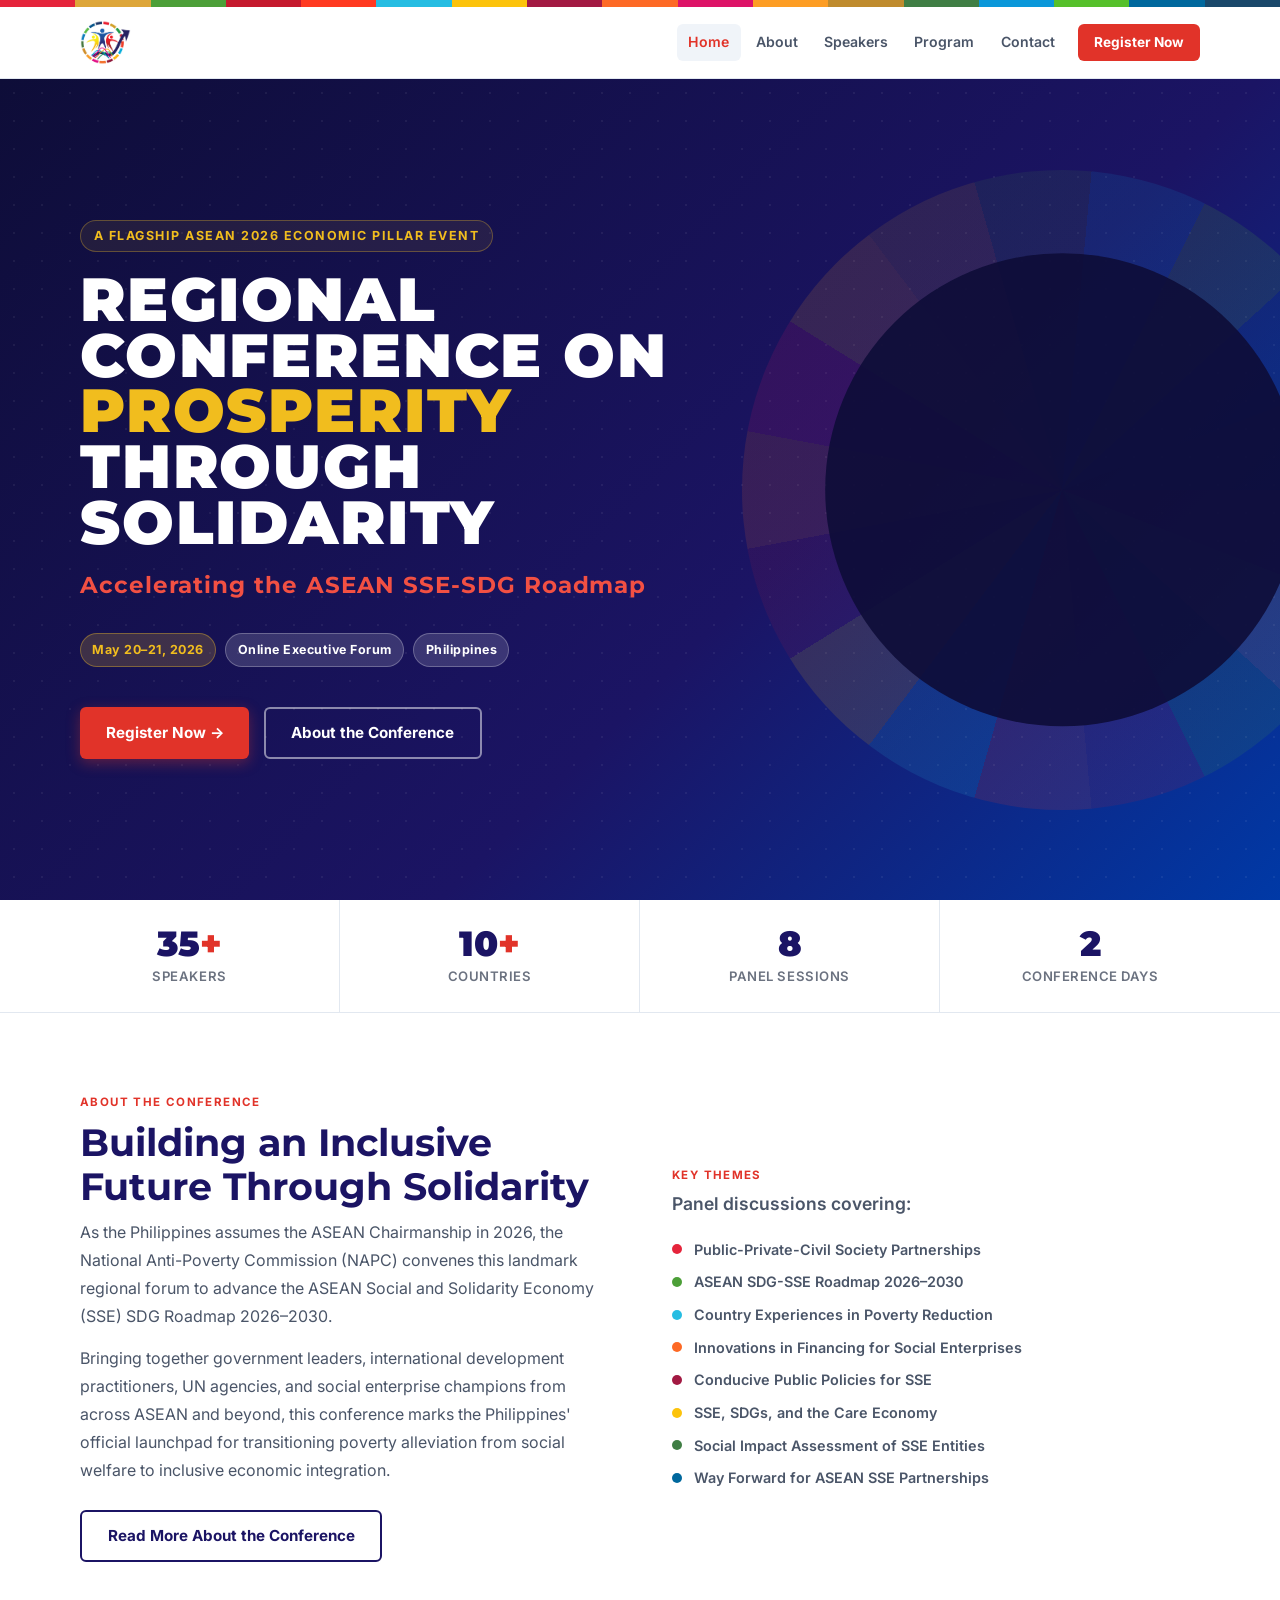
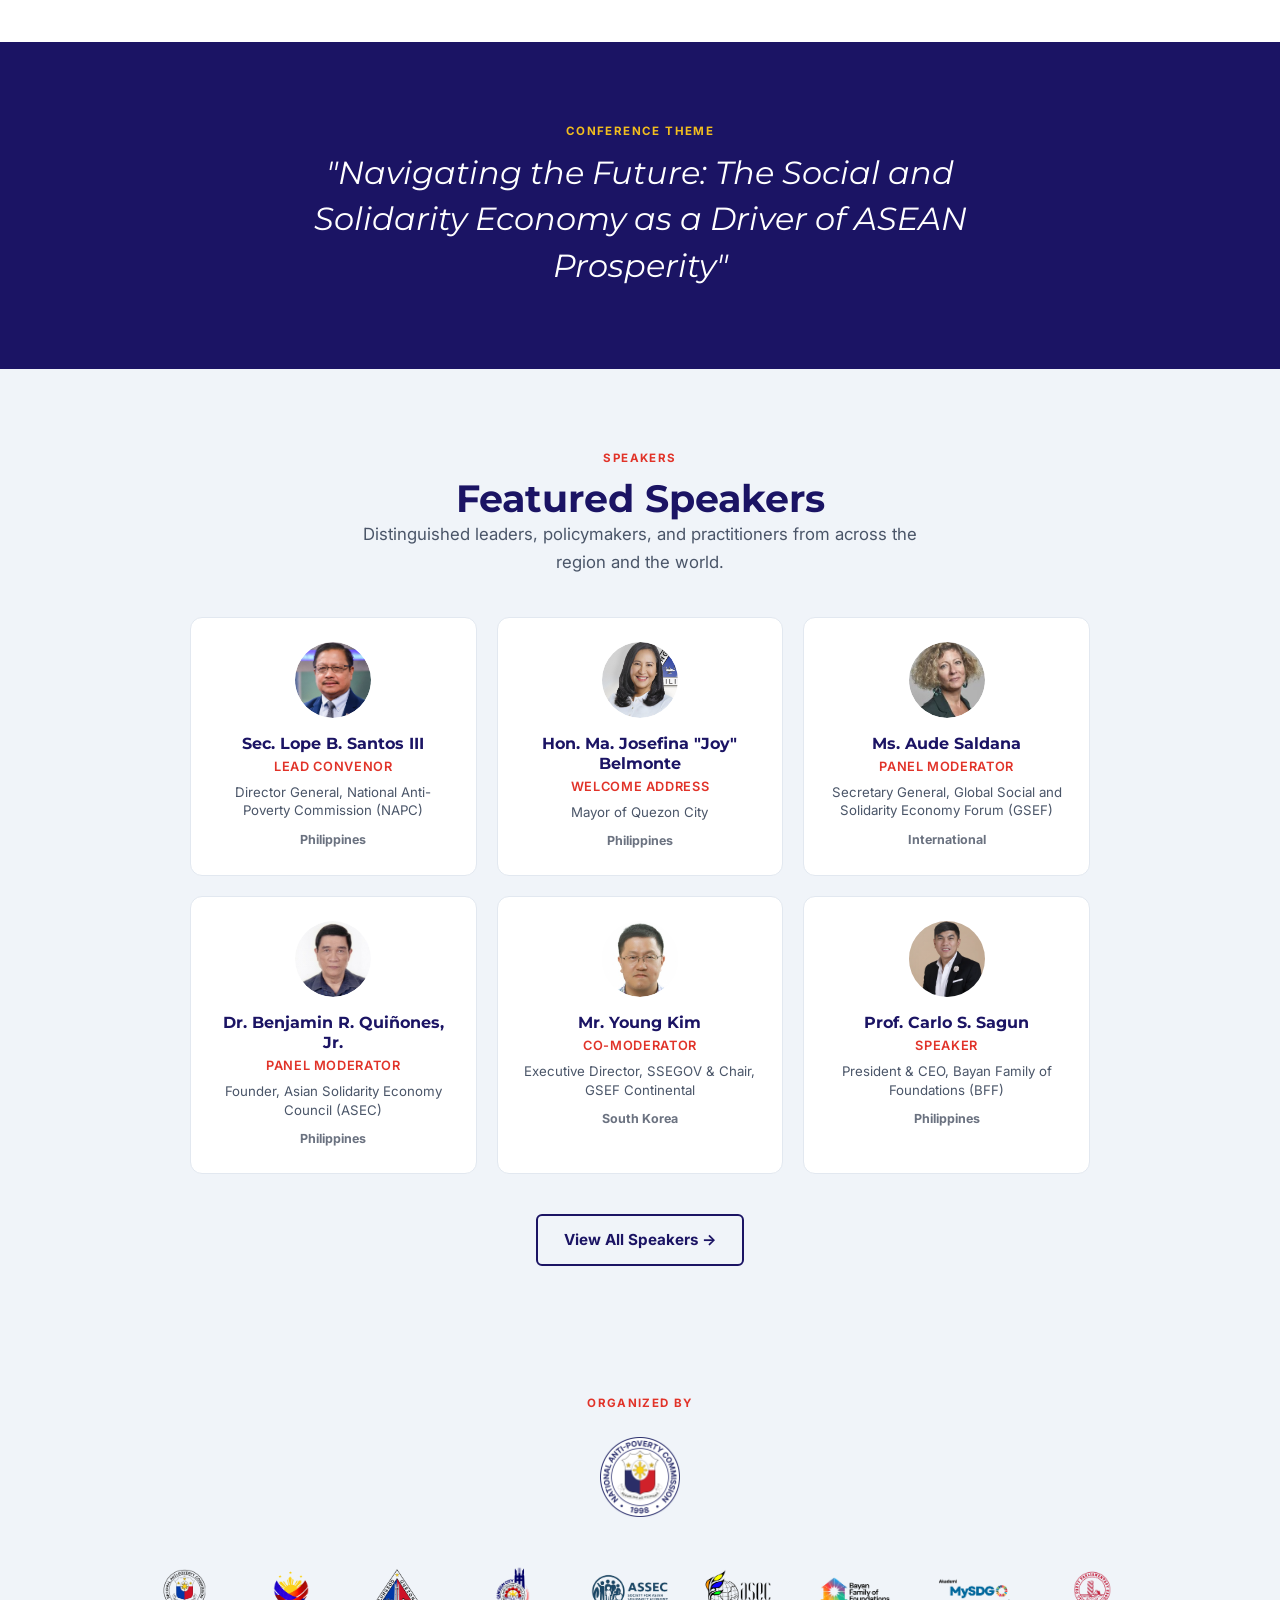
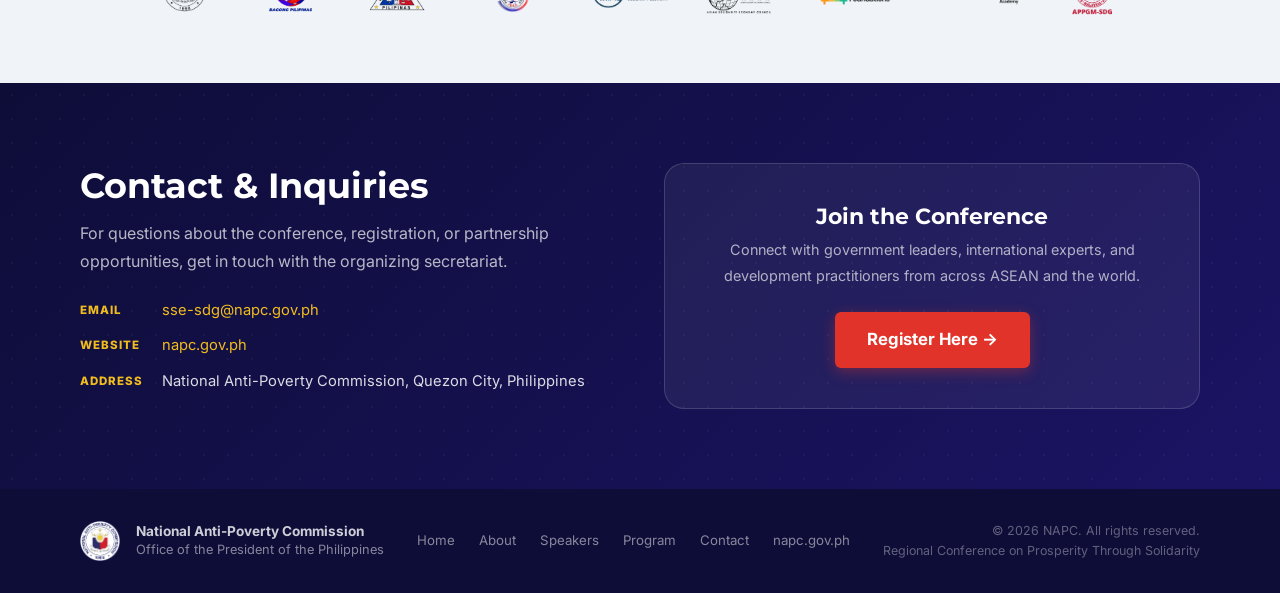
<file: index.html>
<!DOCTYPE html>
<html lang="en">
<head>
  <meta charset="UTF-8">
  <meta name="viewport" content="width=device-width, initial-scale=1.0">
  <meta name="description" content="Regional Conference on Prosperity Through Solidarity: Accelerating the ASEAN SSE-SDG Roadmap. Online Executive Forum, May 20–21, 2026. Hosted by NAPC Philippines.">
  <title>Regional Conference on Prosperity Through Solidarity | NAPC 2026</title>
  <link rel="icon" type="image/png" href="assets/final ASEAN SSE-SDG Logos.png">
  <link rel="preconnect" href="https://fonts.googleapis.com">
  <link rel="preconnect" href="https://fonts.gstatic.com" crossorigin>
  <link href="https://fonts.googleapis.com/css2?family=Inter:wght@400;500;600;700;800&family=Montserrat:wght@400;600;700;800;900&display=swap" rel="stylesheet">
  <link rel="stylesheet" href="css/styles.css">
</head>
<body>

  <!-- SDG Stripe -->
  <div class="sdg-stripe" aria-hidden="true"></div>

  <!-- Navbar -->
  <nav class="navbar" role="navigation" aria-label="Main navigation">
    <div class="navbar__inner">
      <a href="index.html" class="navbar__logo" aria-label="Conference Home">
        <img src="assets/final ASEAN SSE-SDG Logos.png" alt="Regional Conference on Prosperity Through Solidarity">
      </a>
      <div class="navbar__links">
        <a href="index.html">Home</a>
        <a href="about.html">About</a>
        <a href="speakers.html">Speakers</a>
        <a href="program.html">Program</a>
        <a href="#contact">Contact</a>
        <a href="https://script.google.com/a/macros/napc.gov.ph/s/AKfycbzZeXtimzS8iBM3LqW06zcAxijjSIMkzH2sVChoLCI9BYq02bqpEBQk8j2as5JsU5Lc/exec"
           class="btn-register-nav" target="_blank" rel="noopener noreferrer">Register Now</a>
      </div>
      <button class="navbar__burger" aria-label="Toggle navigation menu" aria-expanded="false">
        <span></span><span></span><span></span>
      </button>
    </div>
  </nav>

  <!-- Mobile Menu -->
  <div class="navbar__mobile" role="navigation" aria-label="Mobile navigation">
    <a href="index.html">Home</a>
    <a href="about.html">About</a>
    <a href="speakers.html">Speakers</a>
    <a href="program.html">Program</a>
    <a href="#contact">Contact</a>
    <a href="https://script.google.com/a/macros/napc.gov.ph/s/AKfycbzZeXtimzS8iBM3LqW06zcAxijjSIMkzH2sVChoLCI9BYq02bqpEBQk8j2as5JsU5Lc/exec"
       class="btn-register-mobile" target="_blank" rel="noopener noreferrer">Register Now →</a>
  </div>

  <!-- ── Hero ─────────────────────────────────────────── -->
  <section class="hero" aria-labelledby="hero-title">
    <div class="hero__bg-wheel" aria-hidden="true">
      <div class="hero__bg-wheel-ring"></div>
      <div class="hero__bg-wheel-core"></div>
    </div>
    <div class="hero__inner">
      <div class="hero__content">
        <div class="hero__eyebrow">A Flagship ASEAN 2026 Economic Pillar Event</div>
        <h1 class="hero__title" id="hero-title">
          Regional Conference on<br>
          <span>Prosperity</span> Through<br>Solidarity
        </h1>
        <p class="hero__subtitle">Accelerating the ASEAN SSE-SDG Roadmap</p>
        <div class="hero__meta">
          <span class="badge badge--gold">May 20–21, 2026</span>
          <span class="badge badge--white">Online Executive Forum</span>
          <span class="badge badge--white">Philippines</span>
        </div>
        <div class="hero__actions">
          <a href="https://script.google.com/a/macros/napc.gov.ph/s/AKfycbzZeXtimzS8iBM3LqW06zcAxijjSIMkzH2sVChoLCI9BYq02bqpEBQk8j2as5JsU5Lc/exec"
             class="btn btn--primary" target="_blank" rel="noopener noreferrer">Register Now →</a>
          <a href="about.html" class="btn btn--outline-white">About the Conference</a>
        </div>
      </div>
    </div>
  </section>

  <!-- ── Stats Bar ─────────────────────────────────────── -->
  <div class="stats-bar" role="region" aria-label="Conference at a glance">
    <div class="stats-bar__inner">
      <div class="stat-item reveal">
        <div class="stat-item__number">35<span>+</span></div>
        <div class="stat-item__label">Speakers</div>
      </div>
      <div class="stat-item reveal reveal-delay-1">
        <div class="stat-item__number">10<span>+</span></div>
        <div class="stat-item__label">Countries</div>
      </div>
      <div class="stat-item reveal reveal-delay-2">
        <div class="stat-item__number">8</div>
        <div class="stat-item__label">Panel Sessions</div>
      </div>
      <div class="stat-item reveal reveal-delay-3">
        <div class="stat-item__number">2</div>
        <div class="stat-item__label">Conference Days</div>
      </div>
    </div>
  </div>

  <!-- ── About Teaser ──────────────────────────────────── -->
  <section class="section" aria-labelledby="about-heading">
    <div class="container">
      <div class="about-teaser">
        <div class="reveal">
          <span class="section-label">About the Conference</span>
          <h2 class="section-heading" id="about-heading">Building an Inclusive Future Through Solidarity</h2>
          <p>As the Philippines assumes the ASEAN Chairmanship in 2026, the National Anti-Poverty Commission (NAPC) convenes this landmark regional forum to advance the ASEAN Social and Solidarity Economy (SSE) SDG Roadmap 2026–2030.</p>
          <p>Bringing together government leaders, international development practitioners, UN agencies, and social enterprise champions from across ASEAN and beyond, this conference marks the Philippines' official launchpad for transitioning poverty alleviation from social welfare to inclusive economic integration.</p>
          <br>
          <a href="about.html" class="btn btn--outline-navy">Read More About the Conference</a>
        </div>
        <div class="reveal reveal-delay-2">
          <span class="section-label">Key Themes</span>
          <h3 style="font-size:1.1rem; color:var(--c-text-2); font-family:var(--f-sans); font-weight:600; margin-bottom:.75rem;">Panel discussions covering:</h3>
          <div class="about-teaser__themes">
            <div class="theme-item">Public-Private-Civil Society Partnerships</div>
            <div class="theme-item">ASEAN SDG-SSE Roadmap 2026–2030</div>
            <div class="theme-item">Country Experiences in Poverty Reduction</div>
            <div class="theme-item">Innovations in Financing for Social Enterprises</div>
            <div class="theme-item">Conducive Public Policies for SSE</div>
            <div class="theme-item">SSE, SDGs, and the Care Economy</div>
            <div class="theme-item">Social Impact Assessment of SSE Entities</div>
            <div class="theme-item">Way Forward for ASEAN SSE Partnerships</div>
          </div>
        </div>
      </div>
    </div>
  </section>

  <!-- ── Theme Quote ───────────────────────────────────── -->
  <section class="section section--navy" aria-label="Conference theme">
    <div class="container">
      <div class="text-center reveal">
        <span class="section-label" style="color:var(--c-gold);">Conference Theme</span>
        <blockquote style="font-family:var(--f-display);font-size:clamp(1.3rem,3vw,2rem);font-style:italic;color:var(--c-white);max-width:750px;margin:0 auto;line-height:1.45;">
          "Navigating the Future: The Social and Solidarity Economy as a Driver of ASEAN Prosperity"
        </blockquote>
      </div>
    </div>
  </section>

  <!-- ── Featured Speakers ─────────────────────────────── -->
  <section class="section section--surface speakers-section" aria-labelledby="speakers-heading">
    <div class="container">
      <div class="text-center reveal" style="margin-bottom:2.5rem;">
        <span class="section-label">Speakers</span>
        <h2 id="speakers-heading">Featured Speakers</h2>
        <p class="section-sub">Distinguished leaders, policymakers, and practitioners from across the region and the world.</p>
      </div>
      <div class="grid-3" style="max-width:900px;margin:0 auto;">

        <!-- Sec. Lope Santos III -->
        <div class="speaker-card reveal reveal-delay-1">
          <div class="speaker-avatar"><img src="assets/photos/Sec. Lope B. Santos III.jpg" alt="Sec. Lope B. Santos III" style="object-position:center 18%;"></div>
          <div class="speaker-card__name">Sec. Lope B. Santos III</div>
          <div class="speaker-card__role">Lead Convenor</div>
          <div class="speaker-card__org">Director General, National Anti-Poverty Commission (NAPC)</div>
          <div class="speaker-card__country">Philippines</div>
        </div>

        <!-- Mayor Joy Belmonte -->
        <div class="speaker-card reveal reveal-delay-2">
          <div class="speaker-avatar"><img src="assets/photos/Hon. Joy Belmonte.jpg" alt="Mayor Joy Belmonte" style="object-position:center 32%;"></div>
          <div class="speaker-card__name">Hon. Ma. Josefina "Joy" Belmonte</div>
          <div class="speaker-card__role">Welcome Address</div>
          <div class="speaker-card__org">Mayor of Quezon City</div>
          <div class="speaker-card__country">Philippines</div>
        </div>

        <!-- Aude Saldana -->
        <div class="speaker-card reveal reveal-delay-3">
          <div class="speaker-avatar"><img src="assets/photos/Ms. Aude Saldana.jpg" alt="Ms. Aude Saldana" style="object-position:center 22%;"></div>
          <div class="speaker-card__name">Ms. Aude Saldana</div>
          <div class="speaker-card__role">Panel Moderator</div>
          <div class="speaker-card__org">Secretary General, Global Social and Solidarity Economy Forum (GSEF)</div>
          <div class="speaker-card__country">International</div>
        </div>

        <!-- Dr. Benjamin Quiñones -->
        <div class="speaker-card reveal reveal-delay-1">
          <div class="speaker-avatar"><img src="assets/photos/Dr. Benjamin Quinones Jr.jpg" alt="Dr. Benjamin R. Quiñones Jr."></div>
          <div class="speaker-card__name">Dr. Benjamin R. Quiñones, Jr.</div>
          <div class="speaker-card__role">Panel Moderator</div>
          <div class="speaker-card__org">Founder, Asian Solidarity Economy Council (ASEC)</div>
          <div class="speaker-card__country">Philippines</div>
        </div>

        <!-- Young Kim -->
        <div class="speaker-card reveal reveal-delay-2">
          <div class="speaker-avatar"><img src="assets/photos/Mr. Young Kim.jpeg" alt="Mr. Young Kim"></div>
          <div class="speaker-card__name">Mr. Young Kim</div>
          <div class="speaker-card__role">Co-Moderator</div>
          <div class="speaker-card__org">Executive Director, SSEGOV & Chair, GSEF Continental</div>
          <div class="speaker-card__country">South Korea</div>
        </div>

        <!-- Prof. Carlo Sagun -->
        <div class="speaker-card reveal reveal-delay-3">
          <div class="speaker-avatar"><img src="assets/photos/Prof. Carlo Sagun.webp" alt="Prof. Carlo S. Sagun" style="object-position:top;transform:scale(1.6);transform-origin:center 13%;"></div>
          <div class="speaker-card__name">Prof. Carlo S. Sagun</div>
          <div class="speaker-card__role">Speaker</div>
          <div class="speaker-card__org">President &amp; CEO, Bayan Family of Foundations (BFF)</div>
          <div class="speaker-card__country">Philippines</div>
        </div>

      </div>
      <div class="text-center" style="margin-top:2.5rem;">
        <a href="speakers.html" class="btn btn--outline-navy">View All Speakers →</a>
      </div>
    </div>
  </section>

  <!-- ── Partners ──────────────────────────────────────── -->
  <section class="partners-section" aria-label="Partner organizations">
    <div class="container">
      <div class="partners-section__label">
        <span class="section-label" style="text-align:center;display:block;">Organized by</span>
      </div>
      <div class="partners-logos">
        <img src="assets/napc logo new2026.png"
             alt="National Anti-Poverty Commission" class="napc-seal reveal">
        <div class="partners-strip reveal reveal-delay-1">
          <img src="assets/logos/napc.png"             alt="NAPC"                        class="partner-logo">
          <img src="assets/logos/bagong pilipinas.png" alt="Bagong Pilipinas"             class="partner-logo">
          <img src="assets/logos/qc lgu.png"           alt="Quezon City LGU"              class="partner-logo" style="height:47px;">
          <img src="assets/logos/qc peso.png"          alt="QC PESO"                      class="partner-logo" style="height:62px;">
          <img src="assets/logos/assec.png"            alt="ASSEC"                        class="partner-logo">
          <img src="assets/logos/asec.png"             alt="ASEC"                         class="partner-logo">
          <img src="assets/logos/bff.png"              alt="Bayan Family of Foundations"  class="partner-logo" style="height:60px;">
          <img src="assets/logos/mysdg.png"            alt="MySDG Academy"                class="partner-logo" style="height:60px;">
          <img src="assets/logos/appgm-sdg.png"        alt="APPGM-SDG"                    class="partner-logo">
        </div>
      </div>
    </div>
  </section>

  <!-- ── Contact & Registration ────────────────────────── -->
  <section id="contact" class="contact-section" aria-labelledby="contact-heading">
    <div class="container">
      <div class="contact-grid">
        <div class="contact-info reveal">
          <h2 class="contact-info__title" id="contact-heading">Contact &amp; Inquiries</h2>
          <p class="contact-info__text">For questions about the conference, registration, or partnership opportunities, get in touch with the organizing secretariat.</p>
          <div class="contact-detail">
            <span class="cd-label">Email</span>
            <a href="mailto:sse-sdg@napc.gov.ph">sse-sdg@napc.gov.ph</a>
          </div>
          <div class="contact-detail">
            <span class="cd-label">Website</span>
            <a href="https://napc.gov.ph" target="_blank" rel="noopener noreferrer">napc.gov.ph</a>
          </div>
          <div class="contact-detail">
            <span class="cd-label">Address</span>
            <span>National Anti-Poverty Commission, Quezon City, Philippines</span>
          </div>
        </div>
        <div class="contact-cta reveal reveal-delay-2">
          <h3>Join the Conference</h3>
          <p>Connect with government leaders, international experts, and development practitioners from across ASEAN and the world.</p>
          <a href="https://script.google.com/a/macros/napc.gov.ph/s/AKfycbzZeXtimzS8iBM3LqW06zcAxijjSIMkzH2sVChoLCI9BYq02bqpEBQk8j2as5JsU5Lc/exec"
             class="btn btn--primary" target="_blank" rel="noopener noreferrer">Register Here →</a>
        </div>
      </div>
    </div>
  </section>

  <!-- ── Footer ─────────────────────────────────────────── -->
  <footer>
    <div class="footer-inner">
      <div class="footer-left">
        <img src="assets/napc logo new2026.png"
             alt="NAPC Seal" class="footer-logo">
        <div class="footer-brand">
          <strong>National Anti-Poverty Commission</strong>
          Office of the President of the Philippines
        </div>
      </div>
      <div class="footer-links">
        <a href="index.html">Home</a>
        <a href="about.html">About</a>
        <a href="speakers.html">Speakers</a>
        <a href="program.html">Program</a>
        <a href="mailto:sse-sdg@napc.gov.ph">Contact</a>
        <a href="https://napc.gov.ph" target="_blank" rel="noopener noreferrer">napc.gov.ph</a>
      </div>
      <div class="footer-copy">
        &copy; 2026 NAPC. All rights reserved.<br>
        Regional Conference on Prosperity Through Solidarity
      </div>
    </div>
  </footer>

  <script src="js/main.js"></script>
</body>
</html>
</file>
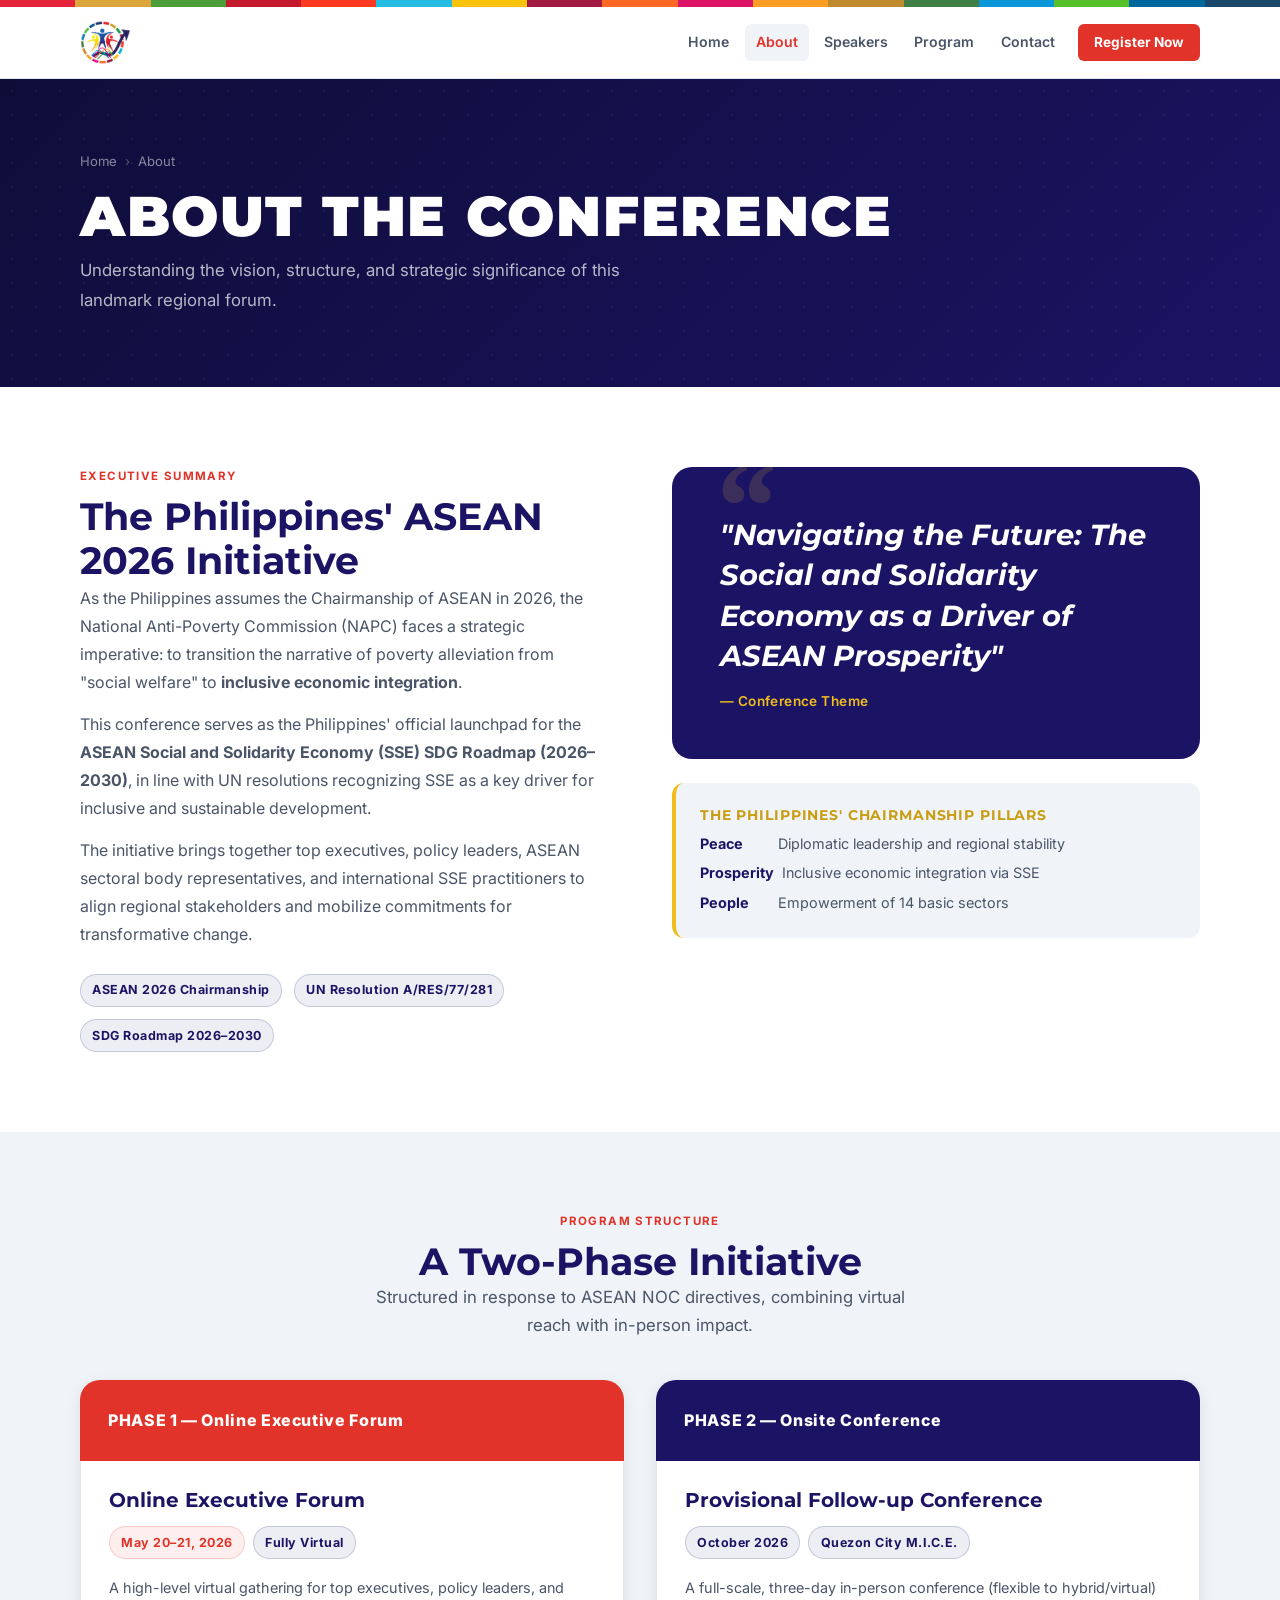
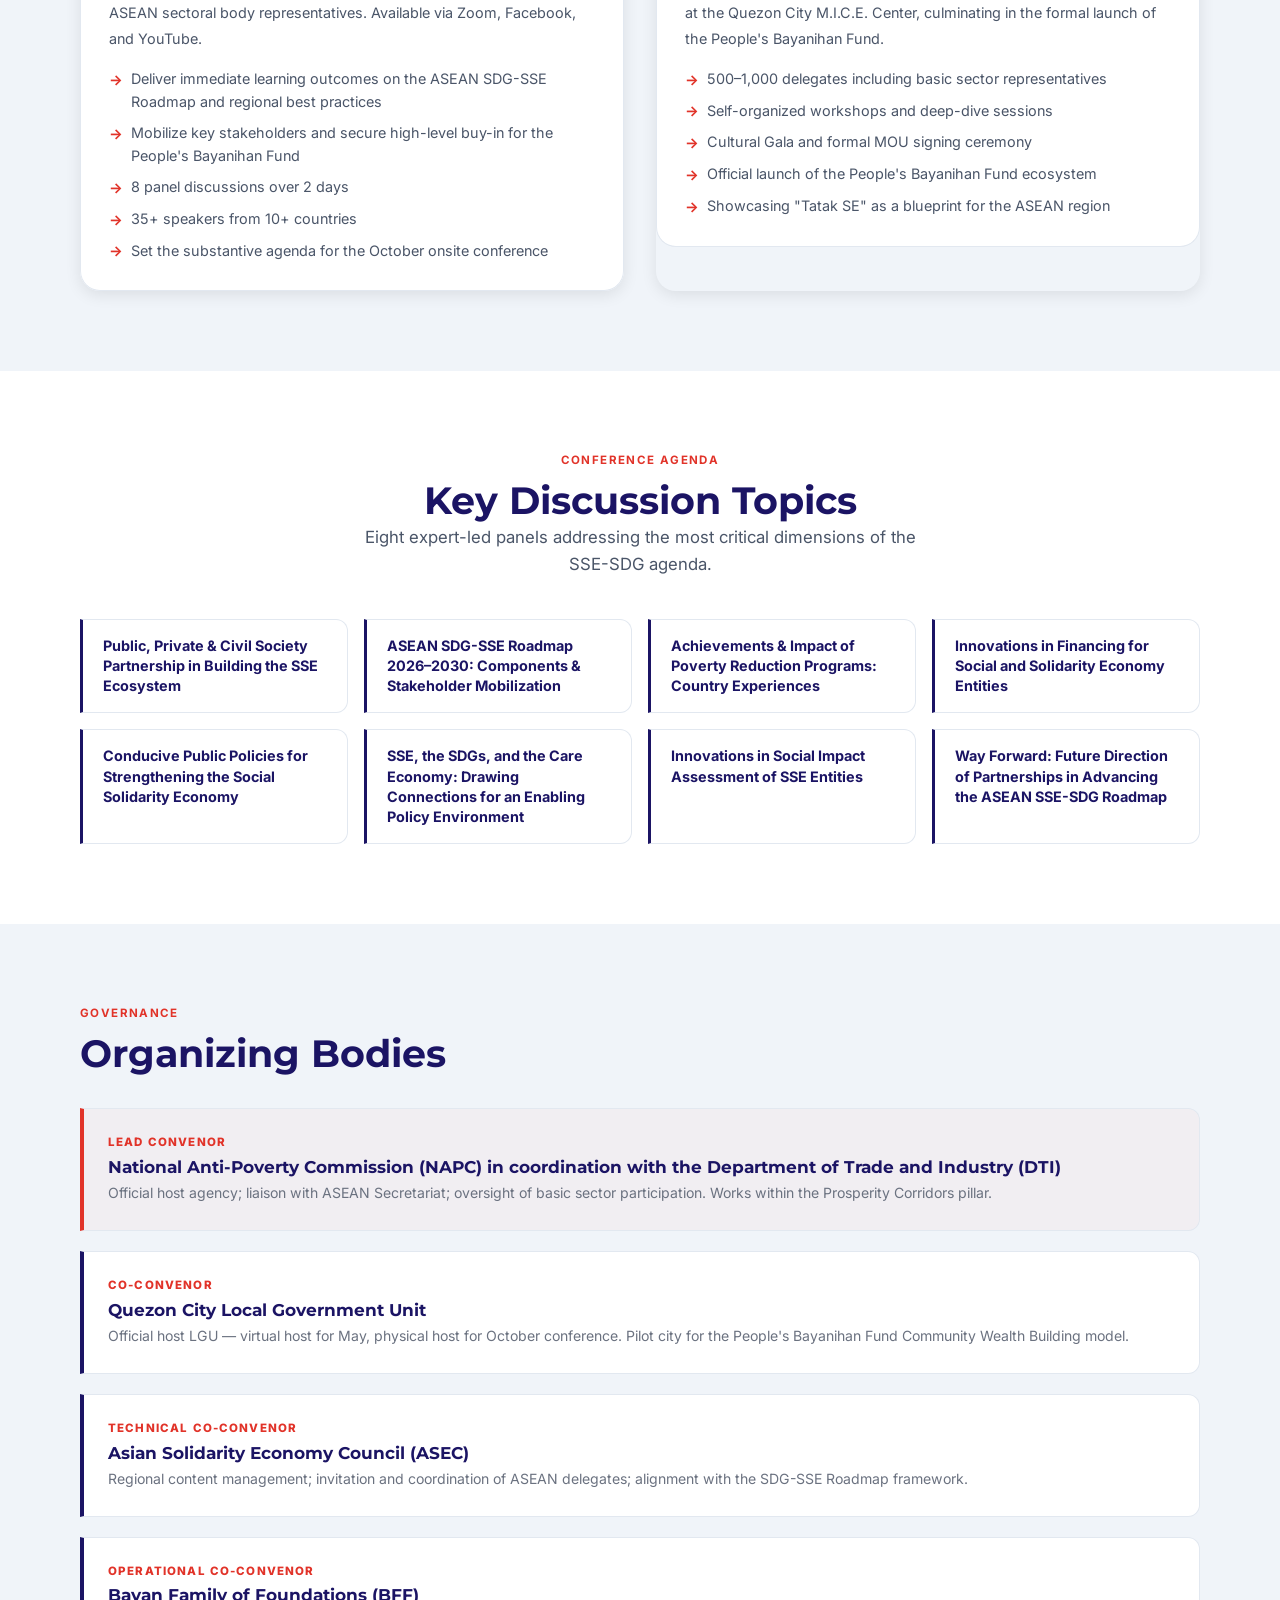
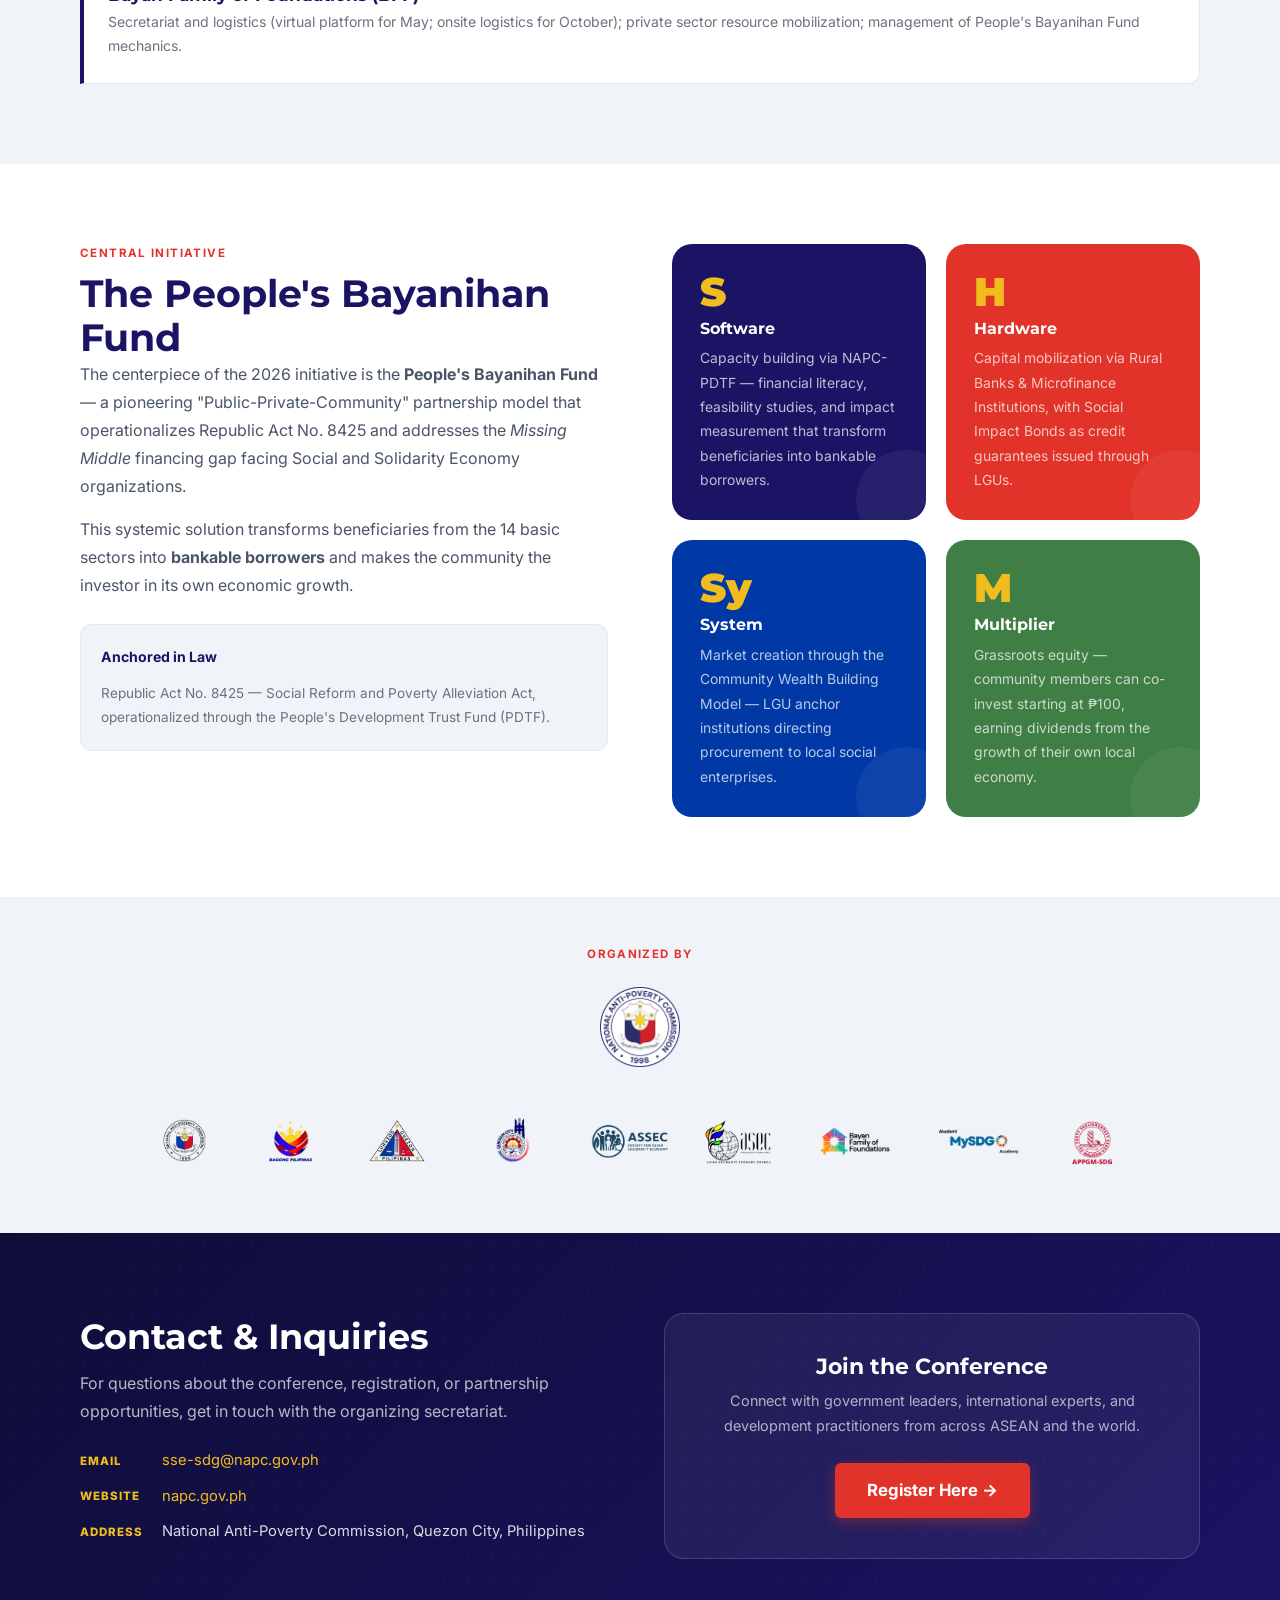
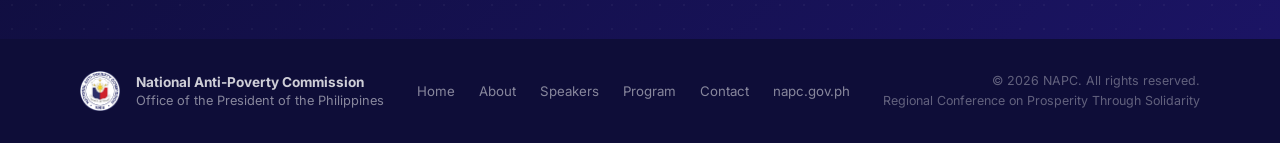
<file: about.html>
<!DOCTYPE html>
<html lang="en">
<head>
  <meta charset="UTF-8">
  <meta name="viewport" content="width=device-width, initial-scale=1.0">
  <meta name="description" content="About the Regional Conference on Prosperity Through Solidarity — the Philippines' flagship ASEAN 2026 event advancing the SSE-SDG Roadmap.">
  <title>About the Conference | Regional Conference on Prosperity Through Solidarity</title>
  <link rel="icon" type="image/png" href="assets/final ASEAN SSE-SDG Logos.png">
  <link rel="preconnect" href="https://fonts.googleapis.com">
  <link rel="preconnect" href="https://fonts.gstatic.com" crossorigin>
  <link href="https://fonts.googleapis.com/css2?family=Inter:wght@400;500;600;700;800&family=Montserrat:wght@400;600;700;800;900&display=swap" rel="stylesheet">
  <link rel="stylesheet" href="css/styles.css">
</head>
<body>

  <div class="sdg-stripe" aria-hidden="true"></div>

  <nav class="navbar" role="navigation" aria-label="Main navigation">
    <div class="navbar__inner">
      <a href="index.html" class="navbar__logo" aria-label="Conference Home">
        <img src="assets/final ASEAN SSE-SDG Logos.png" alt="Regional Conference on Prosperity Through Solidarity">
      </a>
      <div class="navbar__links">
        <a href="index.html">Home</a>
        <a href="about.html">About</a>
        <a href="speakers.html">Speakers</a>
        <a href="program.html">Program</a>
        <a href="#contact">Contact</a>
        <a href="https://script.google.com/a/macros/napc.gov.ph/s/AKfycbzZeXtimzS8iBM3LqW06zcAxijjSIMkzH2sVChoLCI9BYq02bqpEBQk8j2as5JsU5Lc/exec"
           class="btn-register-nav" target="_blank" rel="noopener noreferrer">Register Now</a>
      </div>
      <button class="navbar__burger" aria-label="Toggle navigation menu" aria-expanded="false">
        <span></span><span></span><span></span>
      </button>
    </div>
  </nav>

  <div class="navbar__mobile" role="navigation" aria-label="Mobile navigation">
    <a href="index.html">Home</a>
    <a href="about.html">About</a>
    <a href="speakers.html">Speakers</a>
    <a href="program.html">Program</a>
    <a href="#contact">Contact</a>
    <a href="https://script.google.com/a/macros/napc.gov.ph/s/AKfycbzZeXtimzS8iBM3LqW06zcAxijjSIMkzH2sVChoLCI9BYq02bqpEBQk8j2as5JsU5Lc/exec"
       class="btn-register-mobile" target="_blank" rel="noopener noreferrer">Register Now →</a>
  </div>

  <!-- ── Page Hero ─────────────────────────────────────── -->
  <section class="page-hero" aria-labelledby="page-title">
    <div class="container">
      <nav class="breadcrumb" aria-label="Breadcrumb">
        <a href="index.html">Home</a>
        <span class="breadcrumb__sep" aria-hidden="true">›</span>
        <span aria-current="page">About</span>
      </nav>
      <h1 id="page-title">About the Conference</h1>
      <p>Understanding the vision, structure, and strategic significance of this landmark regional forum.</p>
    </div>
  </section>

  <!-- ── Executive Summary ─────────────────────────────── -->
  <section class="section" aria-labelledby="summary-heading">
    <div class="container">
      <div class="grid-2" style="align-items:start; gap:4rem;">
        <div class="reveal">
          <span class="section-label">Executive Summary</span>
          <h2 id="summary-heading">The Philippines' ASEAN 2026 Initiative</h2>
          <p>As the Philippines assumes the Chairmanship of ASEAN in 2026, the National Anti-Poverty Commission (NAPC) faces a strategic imperative: to transition the narrative of poverty alleviation from "social welfare" to <strong>inclusive economic integration</strong>.</p>
          <p>This conference serves as the Philippines' official launchpad for the <strong>ASEAN Social and Solidarity Economy (SSE) SDG Roadmap (2026–2030)</strong>, in line with UN resolutions recognizing SSE as a key driver for inclusive and sustainable development.</p>
          <p>The initiative brings together top executives, policy leaders, ASEAN sectoral body representatives, and international SSE practitioners to align regional stakeholders and mobilize commitments for transformative change.</p>
          <br>
          <div style="display:flex;gap:.75rem;flex-wrap:wrap;">
            <span class="badge badge--navy">ASEAN 2026 Chairmanship</span>
            <span class="badge badge--navy">UN Resolution A/RES/77/281</span>
            <span class="badge badge--navy">SDG Roadmap 2026–2030</span>
          </div>
        </div>
        <div class="reveal reveal-delay-2">
          <div class="pullquote">
            "Navigating the Future: The Social and Solidarity Economy as a Driver of ASEAN Prosperity"
            <cite>— Conference Theme</cite>
          </div>
          <div style="margin-top:1.5rem;padding:1.5rem;background:var(--c-surface);border-radius:var(--r-md);border-left:4px solid var(--c-gold);">
            <h4 style="font-size:.9rem;text-transform:uppercase;letter-spacing:.06em;color:var(--c-gold-dark);margin-bottom:.5rem;">The Philippines' Chairmanship Pillars</h4>
            <div style="display:flex;flex-direction:column;gap:.4rem;">
              <div style="font-size:.9rem;color:var(--c-text-2);display:flex;gap:.5rem;"><strong style="color:var(--c-navy);min-width:70px;">Peace</strong> Diplomatic leadership and regional stability</div>
              <div style="font-size:.9rem;color:var(--c-text-2);display:flex;gap:.5rem;"><strong style="color:var(--c-navy);min-width:70px;">Prosperity</strong> Inclusive economic integration via SSE</div>
              <div style="font-size:.9rem;color:var(--c-text-2);display:flex;gap:.5rem;"><strong style="color:var(--c-navy);min-width:70px;">People</strong> Empowerment of 14 basic sectors</div>
            </div>
          </div>
        </div>
      </div>
    </div>
  </section>

  <!-- ── Two-Phase Structure ───────────────────────────── -->
  <section class="section section--surface" aria-labelledby="phases-heading">
    <div class="container">
      <div class="text-center reveal" style="margin-bottom:2.5rem;">
        <span class="section-label">Program Structure</span>
        <h2 id="phases-heading">A Two-Phase Initiative</h2>
        <p class="section-sub">Structured in response to ASEAN NOC directives, combining virtual reach with in-person impact.</p>
      </div>
      <div class="grid-2">
        <div class="phase-card reveal reveal-delay-1">
          <div class="phase-card__header phase-card__header--red">
            PHASE 1 — Online Executive Forum
          </div>
          <div class="phase-card__body">
            <h3>Online Executive Forum</h3>
            <div class="phase-card__meta">
              <span class="badge badge--red">May 20–21, 2026</span>
              <span class="badge badge--navy">Fully Virtual</span>
            </div>
            <p style="font-size:.9rem;color:var(--c-text-2);margin-bottom:1rem;">A high-level virtual gathering for top executives, policy leaders, and ASEAN sectoral body representatives. Available via Zoom, Facebook, and YouTube.</p>
            <ul>
              <li>Deliver immediate learning outcomes on the ASEAN SDG-SSE Roadmap and regional best practices</li>
              <li>Mobilize key stakeholders and secure high-level buy-in for the People's Bayanihan Fund</li>
              <li>8 panel discussions over 2 days</li>
              <li>35+ speakers from 10+ countries</li>
              <li>Set the substantive agenda for the October onsite conference</li>
            </ul>
          </div>
        </div>
        <div class="phase-card reveal reveal-delay-2">
          <div class="phase-card__header phase-card__header--navy">
            PHASE 2 — Onsite Conference
          </div>
          <div class="phase-card__body">
            <h3>Provisional Follow-up Conference</h3>
            <div class="phase-card__meta">
              <span class="badge badge--navy">October 2026</span>
              <span class="badge badge--navy">Quezon City M.I.C.E.</span>
            </div>
            <p style="font-size:.9rem;color:var(--c-text-2);margin-bottom:1rem;">A full-scale, three-day in-person conference (flexible to hybrid/virtual) at the Quezon City M.I.C.E. Center, culminating in the formal launch of the People's Bayanihan Fund.</p>
            <ul>
              <li>500–1,000 delegates including basic sector representatives</li>
              <li>Self-organized workshops and deep-dive sessions</li>
              <li>Cultural Gala and formal MOU signing ceremony</li>
              <li>Official launch of the People's Bayanihan Fund ecosystem</li>
              <li>Showcasing "Tatak SE" as a blueprint for the ASEAN region</li>
            </ul>
          </div>
        </div>
      </div>
    </div>
  </section>

  <!-- ── Panel Topics ──────────────────────────────────── -->
  <section class="section" aria-labelledby="topics-heading">
    <div class="container">
      <div class="text-center reveal" style="margin-bottom:2rem;">
        <span class="section-label">Conference Agenda</span>
        <h2 id="topics-heading">Key Discussion Topics</h2>
        <p class="section-sub">Eight expert-led panels addressing the most critical dimensions of the SSE-SDG agenda.</p>
      </div>
      <div class="topics-grid reveal reveal-delay-1">
        <div class="topic-card">
          <div class="topic-card__text">Public, Private &amp; Civil Society Partnership in Building the SSE Ecosystem</div>
        </div>
        <div class="topic-card">
          <div class="topic-card__text">ASEAN SDG-SSE Roadmap 2026–2030: Components &amp; Stakeholder Mobilization</div>
        </div>
        <div class="topic-card">
          <div class="topic-card__text">Achievements &amp; Impact of Poverty Reduction Programs: Country Experiences</div>
        </div>
        <div class="topic-card">
          <div class="topic-card__text">Innovations in Financing for Social and Solidarity Economy Entities</div>
        </div>
        <div class="topic-card">
          <div class="topic-card__text">Conducive Public Policies for Strengthening the Social Solidarity Economy</div>
        </div>
        <div class="topic-card">
          <div class="topic-card__text">SSE, the SDGs, and the Care Economy: Drawing Connections for an Enabling Policy Environment</div>
        </div>
        <div class="topic-card">
          <div class="topic-card__text">Innovations in Social Impact Assessment of SSE Entities</div>
        </div>
        <div class="topic-card">
          <div class="topic-card__text">Way Forward: Future Direction of Partnerships in Advancing the ASEAN SSE-SDG Roadmap</div>
        </div>
      </div>
    </div>
  </section>

  <!-- ── Organizing Bodies ─────────────────────────────── -->
  <section class="section section--surface" aria-labelledby="org-heading">
    <div class="container">
      <div class="reveal" style="margin-bottom:2rem;">
        <span class="section-label">Governance</span>
        <h2 id="org-heading">Organizing Bodies</h2>
      </div>
      <div class="convenors-grid reveal reveal-delay-1">
        <div class="convenor-card convenor-card--lead">
          <div class="convenor-card__label">Lead Convenor</div>
          <h3>National Anti-Poverty Commission (NAPC) in coordination with the Department of Trade and Industry (DTI)</h3>
          <p>Official host agency; liaison with ASEAN Secretariat; oversight of basic sector participation. Works within the Prosperity Corridors pillar.</p>
        </div>
        <div class="convenor-card">
          <div class="convenor-card__label">Co-Convenor</div>
          <h3>Quezon City Local Government Unit</h3>
          <p>Official host LGU — virtual host for May, physical host for October conference. Pilot city for the People's Bayanihan Fund Community Wealth Building model.</p>
        </div>
        <div class="convenor-card">
          <div class="convenor-card__label">Technical Co-Convenor</div>
          <h3>Asian Solidarity Economy Council (ASEC)</h3>
          <p>Regional content management; invitation and coordination of ASEAN delegates; alignment with the SDG-SSE Roadmap framework.</p>
        </div>
        <div class="convenor-card">
          <div class="convenor-card__label">Operational Co-Convenor</div>
          <h3>Bayan Family of Foundations (BFF)</h3>
          <p>Secretariat and logistics (virtual platform for May; onsite logistics for October); private sector resource mobilization; management of People's Bayanihan Fund mechanics.</p>
        </div>
      </div>
    </div>
  </section>

  <!-- ── People's Bayanihan Fund ───────────────────────── -->
  <section class="section" aria-labelledby="fund-heading">
    <div class="container">
      <div class="grid-2" style="align-items:start;gap:4rem;">
        <div class="reveal">
          <span class="section-label">Central Initiative</span>
          <h2 id="fund-heading">The People's Bayanihan Fund</h2>
          <p>The centerpiece of the 2026 initiative is the <strong>People's Bayanihan Fund</strong> — a pioneering "Public-Private-Community" partnership model that operationalizes Republic Act No. 8425 and addresses the <em>Missing Middle</em> financing gap facing Social and Solidarity Economy organizations.</p>
          <p>This systemic solution transforms beneficiaries from the 14 basic sectors into <strong>bankable borrowers</strong> and makes the community the investor in its own economic growth.</p>
          <br>
          <div style="padding:1.25rem;border-radius:var(--r-md);border:1px solid var(--c-border);background:var(--c-surface);">
            <p style="font-size:.88rem;font-weight:700;color:var(--c-navy);margin-bottom:.4rem;">Anchored in Law</p>
            <p style="font-size:.85rem;color:var(--c-text-3);">Republic Act No. 8425 — Social Reform and Poverty Alleviation Act, operationalized through the People's Development Trust Fund (PDTF).</p>
          </div>
        </div>
        <div class="reveal reveal-delay-2">
          <div class="fund-grid">
            <div class="fund-card">
              <div class="fund-card__letter">S</div>
              <h3>Software</h3>
              <p>Capacity building via NAPC-PDTF — financial literacy, feasibility studies, and impact measurement that transform beneficiaries into bankable borrowers.</p>
            </div>
            <div class="fund-card" style="background:var(--c-red);">
              <div class="fund-card__letter">H</div>
              <h3>Hardware</h3>
              <p>Capital mobilization via Rural Banks &amp; Microfinance Institutions, with Social Impact Bonds as credit guarantees issued through LGUs.</p>
            </div>
            <div class="fund-card" style="background:var(--c-navy-mid);">
              <div class="fund-card__letter">Sy</div>
              <h3>System</h3>
              <p>Market creation through the Community Wealth Building Model — LGU anchor institutions directing procurement to local social enterprises.</p>
            </div>
            <div class="fund-card" style="background:#3F7E44;">
              <div class="fund-card__letter">M</div>
              <h3>Multiplier</h3>
              <p>Grassroots equity — community members can co-invest starting at ₱100, earning dividends from the growth of their own local economy.</p>
            </div>
          </div>
        </div>
      </div>
    </div>
  </section>

  <!-- ── Partners ──────────────────────────────────────── -->
  <section class="partners-section" aria-label="Partner organizations">
    <div class="container">
      <div class="partners-section__label">
        <span class="section-label" style="text-align:center;display:block;">Organized by</span>
      </div>
      <div class="partners-logos">
        <img src="assets/napc logo new2026.png"
             alt="National Anti-Poverty Commission" class="napc-seal reveal">
        <div class="partners-strip reveal reveal-delay-1">
          <img src="assets/logos/napc.png"             alt="NAPC"                        class="partner-logo">
          <img src="assets/logos/bagong pilipinas.png" alt="Bagong Pilipinas"             class="partner-logo">
          <img src="assets/logos/qc lgu.png"           alt="Quezon City LGU"              class="partner-logo" style="height:47px;">
          <img src="assets/logos/qc peso.png"          alt="QC PESO"                      class="partner-logo" style="height:62px;">
          <img src="assets/logos/assec.png"            alt="ASSEC"                        class="partner-logo">
          <img src="assets/logos/asec.png"             alt="ASEC"                         class="partner-logo">
          <img src="assets/logos/bff.png"              alt="Bayan Family of Foundations"  class="partner-logo" style="height:60px;">
          <img src="assets/logos/mysdg.png"            alt="MySDG Academy"                class="partner-logo" style="height:60px;">
          <img src="assets/logos/appgm-sdg.png"        alt="APPGM-SDG"                    class="partner-logo">
        </div>
      </div>
    </div>
  </section>

  <!-- ── Contact ───────────────────────────────────────── -->
  <section id="contact" class="contact-section" aria-labelledby="contact-heading">
    <div class="container">
      <div class="contact-grid">
        <div class="contact-info reveal">
          <h2 class="contact-info__title" id="contact-heading">Contact &amp; Inquiries</h2>
          <p class="contact-info__text">For questions about the conference, registration, or partnership opportunities, get in touch with the organizing secretariat.</p>
          <div class="contact-detail">
            <span class="cd-label">Email</span>
            <a href="mailto:sse-sdg@napc.gov.ph">sse-sdg@napc.gov.ph</a>
          </div>
          <div class="contact-detail">
            <span class="cd-label">Website</span>
            <a href="https://napc.gov.ph" target="_blank" rel="noopener noreferrer">napc.gov.ph</a>
          </div>
          <div class="contact-detail">
            <span class="cd-label">Address</span>
            <span>National Anti-Poverty Commission, Quezon City, Philippines</span>
          </div>
        </div>
        <div class="contact-cta reveal reveal-delay-2">
          <h3>Join the Conference</h3>
          <p>Connect with government leaders, international experts, and development practitioners from across ASEAN and the world.</p>
          <a href="https://script.google.com/a/macros/napc.gov.ph/s/AKfycbzZeXtimzS8iBM3LqW06zcAxijjSIMkzH2sVChoLCI9BYq02bqpEBQk8j2as5JsU5Lc/exec"
             class="btn btn--primary" target="_blank" rel="noopener noreferrer">Register Here →</a>
        </div>
      </div>
    </div>
  </section>

  <footer>
    <div class="footer-inner">
      <div class="footer-left">
        <img src="assets/napc logo new2026.png"
             alt="NAPC Seal" class="footer-logo">
        <div class="footer-brand">
          <strong>National Anti-Poverty Commission</strong>
          Office of the President of the Philippines
        </div>
      </div>
      <div class="footer-links">
        <a href="index.html">Home</a>
        <a href="about.html">About</a>
        <a href="speakers.html">Speakers</a>
        <a href="program.html">Program</a>
        <a href="mailto:sse-sdg@napc.gov.ph">Contact</a>
        <a href="https://napc.gov.ph" target="_blank" rel="noopener noreferrer">napc.gov.ph</a>
      </div>
      <div class="footer-copy">
        &copy; 2026 NAPC. All rights reserved.<br>
        Regional Conference on Prosperity Through Solidarity
      </div>
    </div>
  </footer>

  <script src="js/main.js"></script>
</body>
</html>
</file>
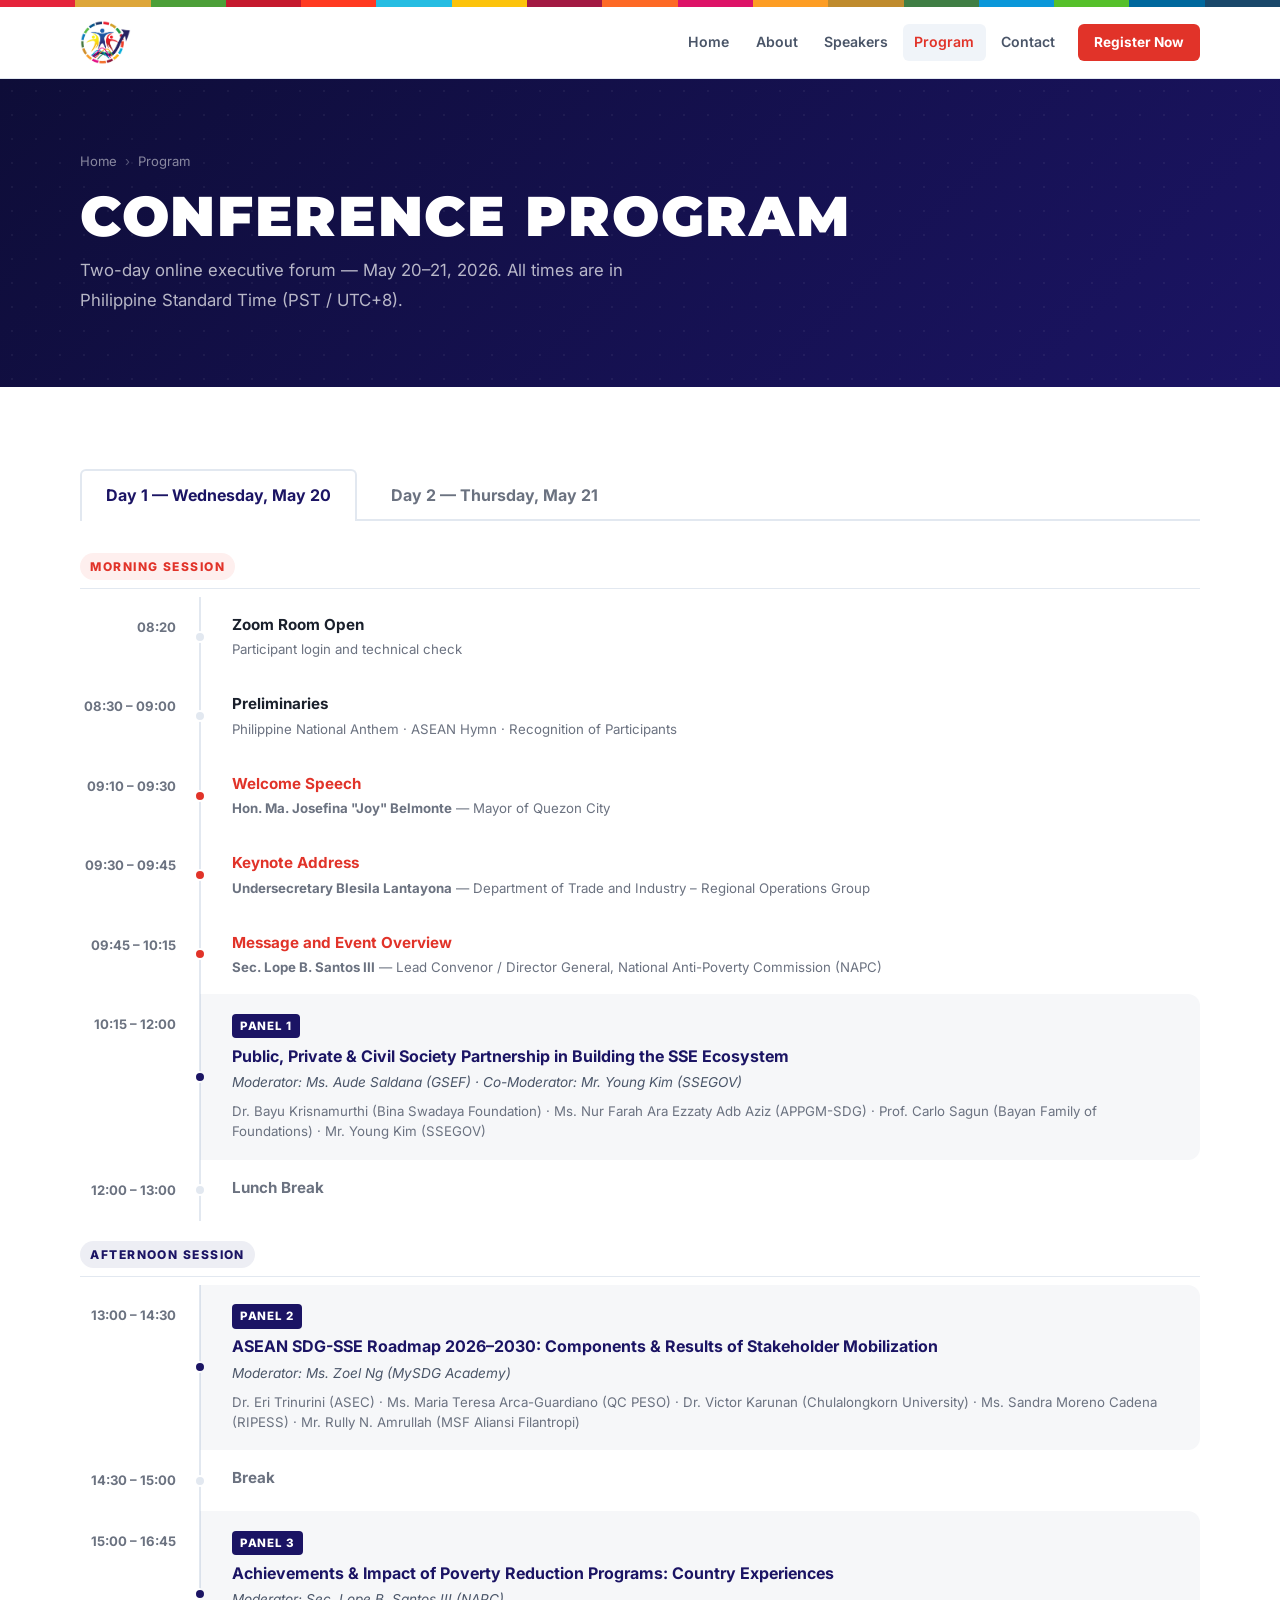
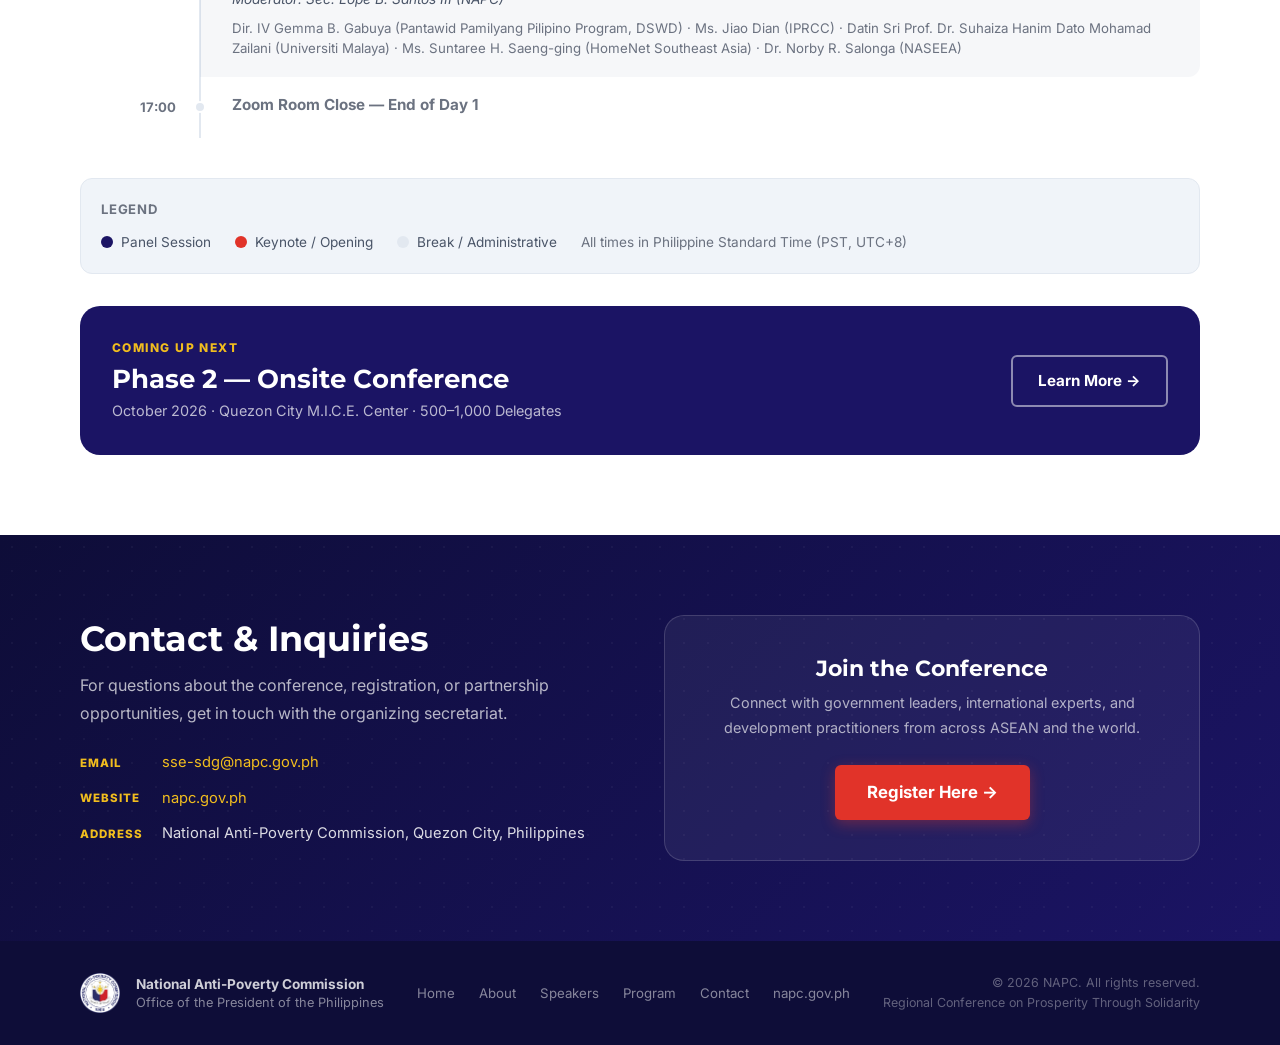
<file: program.html>
<!DOCTYPE html>
<html lang="en">
<head>
  <meta charset="UTF-8">
  <meta name="viewport" content="width=device-width, initial-scale=1.0">
  <meta name="description" content="Program schedule for the Regional Conference on Prosperity Through Solidarity — Online Executive Forum, May 20–21, 2026.">
  <title>Program | Regional Conference on Prosperity Through Solidarity</title>
  <link rel="icon" type="image/png" href="assets/final ASEAN SSE-SDG Logos.png">
  <link rel="preconnect" href="https://fonts.googleapis.com">
  <link rel="preconnect" href="https://fonts.gstatic.com" crossorigin>
  <link href="https://fonts.googleapis.com/css2?family=Inter:wght@400;500;600;700;800&family=Montserrat:wght@400;600;700;800;900&display=swap" rel="stylesheet">
  <link rel="stylesheet" href="css/styles.css">
</head>
<body>

  <div class="sdg-stripe" aria-hidden="true"></div>

  <nav class="navbar" role="navigation" aria-label="Main navigation">
    <div class="navbar__inner">
      <a href="index.html" class="navbar__logo" aria-label="Conference Home">
        <img src="assets/final ASEAN SSE-SDG Logos.png" alt="Regional Conference on Prosperity Through Solidarity">
      </a>
      <div class="navbar__links">
        <a href="index.html">Home</a>
        <a href="about.html">About</a>
        <a href="speakers.html">Speakers</a>
        <a href="program.html">Program</a>
        <a href="#contact">Contact</a>
        <a href="https://script.google.com/a/macros/napc.gov.ph/s/AKfycbzZeXtimzS8iBM3LqW06zcAxijjSIMkzH2sVChoLCI9BYq02bqpEBQk8j2as5JsU5Lc/exec"
           class="btn-register-nav" target="_blank" rel="noopener noreferrer">Register Now</a>
      </div>
      <button class="navbar__burger" aria-label="Toggle navigation menu" aria-expanded="false">
        <span></span><span></span><span></span>
      </button>
    </div>
  </nav>

  <div class="navbar__mobile" role="navigation" aria-label="Mobile navigation">
    <a href="index.html">Home</a>
    <a href="about.html">About</a>
    <a href="speakers.html">Speakers</a>
    <a href="program.html">Program</a>
    <a href="#contact">Contact</a>
    <a href="https://script.google.com/a/macros/napc.gov.ph/s/AKfycbzZeXtimzS8iBM3LqW06zcAxijjSIMkzH2sVChoLCI9BYq02bqpEBQk8j2as5JsU5Lc/exec"
       class="btn-register-mobile" target="_blank" rel="noopener noreferrer">Register Now →</a>
  </div>

  <!-- ── Page Hero ─────────────────────────────────────── -->
  <section class="page-hero" aria-labelledby="page-title">
    <div class="container">
      <nav class="breadcrumb" aria-label="Breadcrumb">
        <a href="index.html">Home</a>
        <span class="breadcrumb__sep" aria-hidden="true">›</span>
        <span aria-current="page">Program</span>
      </nav>
      <h1 id="page-title">Conference Program</h1>
      <p>Two-day online executive forum — May 20–21, 2026. All times are in Philippine Standard Time (PST / UTC+8).</p>
    </div>
  </section>

  <!-- ── Program Schedule ──────────────────────────────── -->
  <section class="section" aria-labelledby="schedule-heading">
    <div class="container">

      <!-- Day Tabs -->
      <div class="program-tabs" role="tablist" aria-label="Conference days">
        <button class="program-tab active" role="tab" aria-selected="true"
                aria-controls="day1" data-tab="day1">
          Day 1 — Wednesday, May 20
        </button>
        <button class="program-tab" role="tab" aria-selected="false"
                aria-controls="day2" data-tab="day2">
          Day 2 — Thursday, May 21
        </button>
      </div>

      <!-- Day 1 -->
      <div id="day1" class="program-day active" role="tabpanel" aria-label="Day 1 schedule">

        <!-- Morning header -->
        <div style="display:flex;align-items:center;gap:.75rem;margin:1.75rem 0 .5rem;padding-bottom:.5rem;border-bottom:1px solid var(--c-border);">
          <span style="font-size:.75rem;font-weight:800;letter-spacing:.12em;text-transform:uppercase;color:var(--c-red);background:rgba(232,57,42,.08);padding:.25rem .65rem;border-radius:100px;">Morning Session</span>
        </div>

        <div class="schedule-item schedule-item--break">
          <div class="schedule-time">08:20<div class="dot"></div></div>
          <div class="schedule-content">
            <div class="schedule-content__title">Zoom Room Open</div>
            <div class="schedule-content__speakers">Participant login and technical check</div>
          </div>
        </div>

        <div class="schedule-item schedule-item--break">
          <div class="schedule-time">08:30 – 09:00<div class="dot"></div></div>
          <div class="schedule-content">
            <div class="schedule-content__title">Preliminaries</div>
            <div class="schedule-content__speakers">Philippine National Anthem · ASEAN Hymn · Recognition of Participants</div>
          </div>
        </div>

        <div class="schedule-item schedule-item--keynote">
          <div class="schedule-time">09:10 – 09:30<div class="dot"></div></div>
          <div class="schedule-content">
            <div class="schedule-content__title">Welcome Speech</div>
            <div class="schedule-content__speakers"><strong>Hon. Ma. Josefina "Joy" Belmonte</strong> — Mayor of Quezon City</div>
          </div>
        </div>

        <div class="schedule-item schedule-item--keynote">
          <div class="schedule-time">09:30 – 09:45<div class="dot"></div></div>
          <div class="schedule-content">
            <div class="schedule-content__title">Keynote Address</div>
            <div class="schedule-content__speakers"><strong>Undersecretary Blesila Lantayona</strong> — Department of Trade and Industry – Regional Operations Group</div>
          </div>
        </div>

        <div class="schedule-item schedule-item--keynote">
          <div class="schedule-time">09:45 – 10:15<div class="dot"></div></div>
          <div class="schedule-content">
            <div class="schedule-content__title">Message and Event Overview</div>
            <div class="schedule-content__speakers"><strong>Sec. Lope B. Santos III</strong> — Lead Convenor / Director General, National Anti-Poverty Commission (NAPC)</div>
          </div>
        </div>

        <div class="schedule-item schedule-item--panel">
          <div class="schedule-time">10:15 – 12:00<div class="dot"></div></div>
          <div class="schedule-content">
            <span class="panel-badge">Panel 1</span>
            <div class="schedule-content__title">Public, Private &amp; Civil Society Partnership in Building the SSE Ecosystem</div>
            <div class="schedule-content__topic">Moderator: Ms. Aude Saldana (GSEF) · Co-Moderator: Mr. Young Kim (SSEGOV)</div>
            <div class="schedule-content__speakers" style="margin-top:.4rem;">
              Dr. Bayu Krisnamurthi (Bina Swadaya Foundation) ·
              Ms. Nur Farah Ara Ezzaty Adb Aziz (APPGM-SDG) ·
              Prof. Carlo Sagun (Bayan Family of Foundations) ·
              Mr. Young Kim (SSEGOV)
            </div>
          </div>
        </div>

        <div class="schedule-item schedule-item--break">
          <div class="schedule-time">12:00 – 13:00<div class="dot"></div></div>
          <div class="schedule-content">
            <div class="schedule-content__title" style="color:var(--c-text-3);">Lunch Break</div>
          </div>
        </div>

        <!-- Afternoon header -->
        <div style="display:flex;align-items:center;gap:.75rem;margin:1.25rem 0 .5rem;padding-bottom:.5rem;border-bottom:1px solid var(--c-border);">
          <span style="font-size:.75rem;font-weight:800;letter-spacing:.12em;text-transform:uppercase;color:var(--c-navy);background:rgba(27,47,110,.08);padding:.25rem .65rem;border-radius:100px;">Afternoon Session</span>
        </div>

        <div class="schedule-item schedule-item--panel">
          <div class="schedule-time">13:00 – 14:30<div class="dot"></div></div>
          <div class="schedule-content">
            <span class="panel-badge">Panel 2</span>
            <div class="schedule-content__title">ASEAN SDG-SSE Roadmap 2026–2030: Components &amp; Results of Stakeholder Mobilization</div>
            <div class="schedule-content__topic">Moderator: Ms. Zoel Ng (MySDG Academy)</div>
            <div class="schedule-content__speakers" style="margin-top:.4rem;">
              Dr. Eri Trinurini (ASEC) ·
              Ms. Maria Teresa Arca-Guardiano (QC PESO) ·
              Dr. Victor Karunan (Chulalongkorn University) ·
              Ms. Sandra Moreno Cadena (RIPESS) ·
              Mr. Rully N. Amrullah (MSF Aliansi Filantropi)
            </div>
          </div>
        </div>

        <div class="schedule-item schedule-item--break">
          <div class="schedule-time">14:30 – 15:00<div class="dot"></div></div>
          <div class="schedule-content">
            <div class="schedule-content__title" style="color:var(--c-text-3);">Break</div>
          </div>
        </div>

        <div class="schedule-item schedule-item--panel">
          <div class="schedule-time">15:00 – 16:45<div class="dot"></div></div>
          <div class="schedule-content">
            <span class="panel-badge">Panel 3</span>
            <div class="schedule-content__title">Achievements &amp; Impact of Poverty Reduction Programs: Country Experiences</div>
            <div class="schedule-content__topic">Moderator: Sec. Lope B. Santos III (NAPC)</div>
            <div class="schedule-content__speakers" style="margin-top:.4rem;">
              Dir. IV Gemma B. Gabuya (Pantawid Pamilyang Pilipino Program, DSWD) ·
              Ms. Jiao Dian (IPRCC) ·
              Datin Sri Prof. Dr. Suhaiza Hanim Dato Mohamad Zailani (Universiti Malaya) ·
              Ms. Suntaree H. Saeng-ging (HomeNet Southeast Asia) ·
              Dr. Norby R. Salonga (NASEEA)
            </div>
          </div>
        </div>

        <div class="schedule-item schedule-item--break">
          <div class="schedule-time">17:00<div class="dot"></div></div>
          <div class="schedule-content">
            <div class="schedule-content__title" style="color:var(--c-text-3);">Zoom Room Close — End of Day 1</div>
          </div>
        </div>

      </div><!-- /day1 -->

      <!-- Day 2 -->
      <div id="day2" class="program-day" role="tabpanel" aria-label="Day 2 schedule">

        <!-- Morning header -->
        <div style="display:flex;align-items:center;gap:.75rem;margin:1.75rem 0 .5rem;padding-bottom:.5rem;border-bottom:1px solid var(--c-border);">
          <span style="font-size:.75rem;font-weight:800;letter-spacing:.12em;text-transform:uppercase;color:var(--c-red);background:rgba(232,57,42,.08);padding:.25rem .65rem;border-radius:100px;">Morning Session</span>
        </div>

        <div class="schedule-item schedule-item--break">
          <div class="schedule-time">08:20<div class="dot"></div></div>
          <div class="schedule-content">
            <div class="schedule-content__title">Zoom Room Open</div>
            <div class="schedule-content__speakers">Participant login and technical check</div>
          </div>
        </div>

        <div class="schedule-item">
          <div class="schedule-time">09:00 – 09:15<div class="dot"></div></div>
          <div class="schedule-content">
            <div class="schedule-content__title">Recap of Day 1 Sessions</div>
            <div class="schedule-content__speakers">Summary of key outcomes and highlights from Day 1</div>
          </div>
        </div>

        <div class="schedule-item schedule-item--panel">
          <div class="schedule-time">09:15 – 10:30<div class="dot"></div></div>
          <div class="schedule-content">
            <span class="panel-badge">Panel 4</span>
            <div class="schedule-content__title">Innovations in Financing for SSE Entities</div>
            <div class="schedule-content__topic">Moderator: Ms. Jinkyung Choi (Korea Social Value and Solidarity Foundation)</div>
            <div class="schedule-content__speakers" style="margin-top:.4rem;">
              Mr. Philippe Guichandut (Grameen Crédit Agricole Foundation) ·
              Mr. Upendar Poudyal (GABV) ·
              Prof. Carlo Sagun (Bayan Family of Foundations) ·
              Mr. Clint Coo (GSG Impact)
            </div>
          </div>
        </div>

        <div class="schedule-item schedule-item--panel">
          <div class="schedule-time">10:30 – 12:00<div class="dot"></div></div>
          <div class="schedule-content">
            <span class="panel-badge">Panel 5</span>
            <div class="schedule-content__title">Conducive Public Policies for Strengthening the Social Solidarity Economy</div>
            <div class="schedule-content__topic">Moderator: Dr. Benjamin Quiñones, Jr. (ASEC)</div>
            <div class="schedule-content__speakers" style="margin-top:.4rem;">
              Ms. Marta Perez Cuso (UN-ESCAP) ·
              Mr. Yvon Poirier (RIPESS) ·
              Ms. Mona Celine Marie V. Yap (QC Small Business Cooperatives) ·
              Dr. Rene Ofreneo (UP / Freedom from Debt Coalition) ·
              Dr. Khairil Ahmad (MySDG CSI)
            </div>
          </div>
        </div>

        <div class="schedule-item schedule-item--break">
          <div class="schedule-time">12:00 – 12:30<div class="dot"></div></div>
          <div class="schedule-content">
            <div class="schedule-content__title" style="color:var(--c-text-3);">Break</div>
          </div>
        </div>

        <!-- Afternoon header -->
        <div style="display:flex;align-items:center;gap:.75rem;margin:1.25rem 0 .5rem;padding-bottom:.5rem;border-bottom:1px solid var(--c-border);">
          <span style="font-size:.75rem;font-weight:800;letter-spacing:.12em;text-transform:uppercase;color:var(--c-navy);background:rgba(27,47,110,.08);padding:.25rem .65rem;border-radius:100px;">Afternoon Session</span>
        </div>

        <div class="schedule-item schedule-item--panel">
          <div class="schedule-time">12:30 – 14:00<div class="dot"></div></div>
          <div class="schedule-content">
            <span class="panel-badge">Panel 6</span>
            <div class="schedule-content__title">SSE, the SDGs, and the Care Economy: Drawing Connections for an Enabling Policy Environment</div>
            <div class="schedule-content__topic">Moderator: Ms. Rosalyn Mesina (UN Women Philippines)</div>
            <div class="schedule-content__speakers" style="margin-top:.4rem;">
              Prof. Amaryllis T. Torres (ASEAN Commission on Women &amp; Children) ·
              Dr. Nathalie Verceles (UP CSWCD) ·
              Ms. Primar Jardeleza (NAPC / HomeNet Philippines) ·
              Ms. Bharti Birla (ILO)
            </div>
          </div>
        </div>

        <div class="schedule-item schedule-item--panel">
          <div class="schedule-time">14:00 – 15:30<div class="dot"></div></div>
          <div class="schedule-content">
            <span class="panel-badge">Panel 7</span>
            <div class="schedule-content__title">Innovations in Social Impact Assessment of SSE Entities</div>
            <div class="schedule-content__topic">Moderator: Mr. Hobi Cortes (Bayan Innovation Group)</div>
            <div class="schedule-content__speakers" style="margin-top:.4rem;">
              Dr. Khairil Ahmad (MySDG CSI) ·
              Mr. Rodmark Barriga (SAPSE) ·
              Dr. Rajan Samuel (Crowdera Foundation) ·
              Mr. Paniirselvam Jayaraman (APPGM-SDG)
            </div>
          </div>
        </div>

        <div class="schedule-item schedule-item--break">
          <div class="schedule-time">15:30 – 15:35<div class="dot"></div></div>
          <div class="schedule-content">
            <div class="schedule-content__title" style="color:var(--c-text-3);">Short Break</div>
          </div>
        </div>

        <div class="schedule-item schedule-item--panel">
          <div class="schedule-time">15:35 – 16:50<div class="dot"></div></div>
          <div class="schedule-content">
            <span class="panel-badge">Panel 8</span>
            <div class="schedule-content__title">Way Forward: Future Direction of Partnerships in Advancing the ASEAN SSE-SDG Roadmap</div>
            <div class="schedule-content__topic">Moderator: Sec. Lope B. Santos III (NAPC)</div>
            <div class="schedule-content__speakers" style="margin-top:.4rem;">
              <em>Highlights &amp; Recommendations:</em> All Panel Moderators<br>
              <em>Future Directions:</em>
              Prof. Carlo S. Sagun (BFF) ·
              Dr. Benjamin R. Quiñones, Jr. (ASEC) ·
              Ms. Aude Saldana (GSEF) ·
              Mr. Young Kim (SSEGOV / GSEF Continental)
            </div>
          </div>
        </div>

        <div class="schedule-item schedule-item--keynote">
          <div class="schedule-time">16:50 – 17:00<div class="dot"></div></div>
          <div class="schedule-content">
            <div class="schedule-content__title">Closing Remarks</div>
            <div class="schedule-content__speakers"><strong>Undersecretary Mary Rose Villaflor</strong> — National Anti-Poverty Commission (NAPC)</div>
          </div>
        </div>

        <div class="schedule-item schedule-item--break">
          <div class="schedule-time">17:00<div class="dot"></div></div>
          <div class="schedule-content">
            <div class="schedule-content__title" style="color:var(--c-text-3);">Zoom Room Close — End of Conference</div>
          </div>
        </div>

      </div><!-- /day2 -->

      <!-- Legend -->
      <div class="reveal" style="margin-top:2.5rem;padding:1.25rem;background:var(--c-surface);border-radius:var(--r-md);border:1px solid var(--c-border);">
        <div style="font-size:.82rem;font-weight:700;color:var(--c-text-3);margin-bottom:.75rem;text-transform:uppercase;letter-spacing:.06em;">Legend</div>
        <div style="display:flex;flex-wrap:wrap;gap:1.5rem;">
          <div style="display:flex;align-items:center;gap:.5rem;font-size:.85rem;color:var(--c-text-2);">
            <span style="width:12px;height:12px;border-radius:50%;background:var(--c-navy);flex-shrink:0;"></span> Panel Session
          </div>
          <div style="display:flex;align-items:center;gap:.5rem;font-size:.85rem;color:var(--c-text-2);">
            <span style="width:12px;height:12px;border-radius:50%;background:var(--c-red);flex-shrink:0;"></span> Keynote / Opening
          </div>
          <div style="display:flex;align-items:center;gap:.5rem;font-size:.85rem;color:var(--c-text-2);">
            <span style="width:12px;height:12px;border-radius:50%;background:var(--c-border);flex-shrink:0;"></span> Break / Administrative
          </div>
          <div style="font-size:.85rem;color:var(--c-text-3);">All times in Philippine Standard Time (PST, UTC+8)</div>
        </div>
      </div>

      <!-- Phase 2 Teaser -->
      <div class="reveal" style="margin-top:2rem;background:var(--c-navy);border-radius:var(--r-lg);padding:2rem;color:var(--c-white);display:flex;align-items:center;justify-content:space-between;flex-wrap:wrap;gap:1.5rem;">
        <div>
          <div style="font-size:.75rem;font-weight:800;letter-spacing:.12em;text-transform:uppercase;color:var(--c-gold);margin-bottom:.4rem;">Coming Up Next</div>
          <h3 style="color:var(--c-white);margin-bottom:.3rem;">Phase 2 — Onsite Conference</h3>
          <p style="color:rgba(255,255,255,.7);font-size:.9rem;margin:0;">October 2026 · Quezon City M.I.C.E. Center · 500–1,000 Delegates</p>
        </div>
        <a href="about.html#phases-heading" class="btn btn--outline-white" style="white-space:nowrap;">Learn More →</a>
      </div>

    </div>
  </section>

  <!-- ── Contact ───────────────────────────────────────── -->
  <section id="contact" class="contact-section" aria-labelledby="contact-heading">
    <div class="container">
      <div class="contact-grid">
        <div class="contact-info reveal">
          <h2 class="contact-info__title" id="contact-heading">Contact &amp; Inquiries</h2>
          <p class="contact-info__text">For questions about the conference, registration, or partnership opportunities, get in touch with the organizing secretariat.</p>
          <div class="contact-detail">
            <span class="cd-label">Email</span>
            <a href="mailto:sse-sdg@napc.gov.ph">sse-sdg@napc.gov.ph</a>
          </div>
          <div class="contact-detail">
            <span class="cd-label">Website</span>
            <a href="https://napc.gov.ph" target="_blank" rel="noopener noreferrer">napc.gov.ph</a>
          </div>
          <div class="contact-detail">
            <span class="cd-label">Address</span>
            <span>National Anti-Poverty Commission, Quezon City, Philippines</span>
          </div>
        </div>
        <div class="contact-cta reveal reveal-delay-2">
          <h3>Join the Conference</h3>
          <p>Connect with government leaders, international experts, and development practitioners from across ASEAN and the world.</p>
          <a href="https://script.google.com/a/macros/napc.gov.ph/s/AKfycbzZeXtimzS8iBM3LqW06zcAxijjSIMkzH2sVChoLCI9BYq02bqpEBQk8j2as5JsU5Lc/exec"
             class="btn btn--primary" target="_blank" rel="noopener noreferrer">Register Here →</a>
        </div>
      </div>
    </div>
  </section>

  <footer>
    <div class="footer-inner">
      <div class="footer-left">
        <img src="assets/napc logo new2026.png"
             alt="NAPC Seal" class="footer-logo">
        <div class="footer-brand">
          <strong>National Anti-Poverty Commission</strong>
          Office of the President of the Philippines
        </div>
      </div>
      <div class="footer-links">
        <a href="index.html">Home</a>
        <a href="about.html">About</a>
        <a href="speakers.html">Speakers</a>
        <a href="program.html">Program</a>
        <a href="mailto:sse-sdg@napc.gov.ph">Contact</a>
        <a href="https://napc.gov.ph" target="_blank" rel="noopener noreferrer">napc.gov.ph</a>
      </div>
      <div class="footer-copy">
        &copy; 2026 NAPC. All rights reserved.<br>
        Regional Conference on Prosperity Through Solidarity
      </div>
    </div>
  </footer>

  <script src="js/main.js"></script>
</body>
</html>
</file>
<file: css/styles.css>
/*
  Regional Conference on Prosperity Through Solidarity
  Accelerating the ASEAN SSE-SDG Roadmap
  Stylesheet — NAPC 2026
*/

/* ─── 1. Custom Properties ────────────────────────────────── */
:root {
  --c-navy:         #1b1464;
  --c-navy-dark:    #0e0d38;
  --c-navy-mid:     #0039a6;
  --c-navy-light:   #1a4fbe;
  --c-red:          #e13329;
  --c-red-dark:     #b82820;
  --c-gold:         #f1bd1e;
  --c-gold-dark:    #c99e12;
  --c-white:        #FFFFFF;
  --c-surface:      #F0F4F9;
  --c-surface-alt:  #E8ECF3;
  --c-text:         #1A202C;
  --c-text-2:       #4A5568;
  --c-text-3:       #6B7280;
  --c-border:       #E2E8F0;

  --f-display:      'Montserrat', sans-serif;
  --f-title:        'Montserrat', sans-serif;
  --f-sans:         'Inter', system-ui, sans-serif;

  --r-sm:   6px;
  --r-md:   12px;
  --r-lg:   20px;
  --r-xl:   32px;

  --s-sm:   0 1px 4px rgba(0,0,0,.07);
  --s-md:   0 4px 16px rgba(0,0,0,.09);
  --s-lg:   0 8px 40px rgba(0,0,0,.12);
  --s-navy: 0 8px 32px rgba(27,17,100,.28);

  --ease:   cubic-bezier(0.4, 0, 0.2, 1);
  --nav-h:  72px;
  --stripe-h: 7px;
  --max:    1200px;
  --pad:    clamp(1.25rem, 4vw, 2.5rem);
}

/* ─── 2. Reset & Base ─────────────────────────────────────── */
*, *::before, *::after { box-sizing: border-box; margin: 0; padding: 0; }

html { scroll-behavior: smooth; font-size: 16px; }

body {
  font-family: var(--f-sans);
  color: var(--c-text);
  background: var(--c-white);
  line-height: 1.6;
  -webkit-font-smoothing: antialiased;
  padding-top: calc(var(--nav-h) + var(--stripe-h));
}

img { max-width: 100%; height: auto; display: block; }
a { text-decoration: none; color: inherit; }
ul { list-style: none; }
button { cursor: pointer; border: none; background: none; font: inherit; }

/* ─── 3. Typography ──────────────────────────────────────── */
h1, h2, h3, h4 {
  font-family: var(--f-display);
  line-height: 1.15;
  font-weight: 700;
  color: var(--c-navy);
}

h1 { font-size: clamp(2rem, 5vw, 3.5rem); }
h2 { font-size: clamp(1.6rem, 3.5vw, 2.4rem); }
h3 { font-size: clamp(1.2rem, 2.5vw, 1.6rem); }
h4 { font-size: 1.1rem; }

p { font-size: 1rem; color: var(--c-text-2); line-height: 1.75; }
p + p { margin-top: .9em; }

.section-label {
  font-family: var(--f-sans);
  font-size: .72rem;
  font-weight: 700;
  letter-spacing: .12em;
  text-transform: uppercase;
  color: var(--c-red);
  margin-bottom: .6rem;
  display: block;
}

.section-heading {
  margin-bottom: .5rem;
}

.section-sub {
  font-size: 1.05rem;
  color: var(--c-text-2);
  max-width: 52ch;
  margin-bottom: 2.5rem;
  line-height: 1.65;
}

/* ─── 4. Layout Utilities ────────────────────────────────── */
.container {
  max-width: var(--max);
  margin: 0 auto;
  padding-left: var(--pad);
  padding-right: var(--pad);
}

.section {
  padding: clamp(3rem, 7vw, 5rem) 0;
}

.section--navy {
  background: var(--c-navy);
  color: var(--c-white);
}
.section--navy h2, .section--navy h3, .section--navy h4 { color: var(--c-white); }
.section--navy p { color: rgba(255,255,255,.75); }
.section--navy .section-label { color: var(--c-gold); }

.section--surface { background: var(--c-surface); }

.grid-2 { display: grid; grid-template-columns: repeat(2, 1fr); gap: 2rem; }
.grid-3 { display: grid; grid-template-columns: repeat(3, 1fr); gap: 1.5rem; }
.grid-4 { display: grid; grid-template-columns: repeat(4, 1fr); gap: 1.5rem; }

.text-center { text-align: center; }
.text-center .section-sub { margin-left: auto; margin-right: auto; }

/* ─── 5. SDG Stripe ─────────────────────────────────────── */
.sdg-stripe {
  position: fixed;
  top: 0;
  left: 0;
  right: 0;
  height: var(--stripe-h);
  z-index: 1001;
  background: linear-gradient(90deg,
    #E5243B 0% 5.88%,
    #DDA63A 5.88% 11.76%,
    #4C9F38 11.76% 17.65%,
    #C5192D 17.65% 23.53%,
    #FF3A21 23.53% 29.41%,
    #26BDE2 29.41% 35.29%,
    #FCC30B 35.29% 41.18%,
    #A21942 41.18% 47.06%,
    #FD6925 47.06% 52.94%,
    #DD1367 52.94% 58.82%,
    #FD9D24 58.82% 64.71%,
    #BF8B2E 64.71% 70.59%,
    #3F7E44 70.59% 76.47%,
    #0A97D9 76.47% 82.35%,
    #56C02B 82.35% 88.24%,
    #00689D 88.24% 94.12%,
    #19486A 94.12% 100%
  );
}

/* ─── 6. Navigation ─────────────────────────────────────── */
.navbar {
  position: fixed;
  top: var(--stripe-h);
  left: 0;
  right: 0;
  height: var(--nav-h);
  background: var(--c-white);
  z-index: 1000;
  display: flex;
  align-items: center;
  border-bottom: 1px solid var(--c-border);
  transition: box-shadow .3s var(--ease);
}

.navbar.scrolled {
  box-shadow: 0 2px 20px rgba(27,47,110,.12);
}

.navbar__inner {
  max-width: var(--max);
  width: 100%;
  margin: 0 auto;
  padding: 0 var(--pad);
  display: flex;
  align-items: center;
  justify-content: space-between;
  gap: 1.5rem;
}

.navbar__logo {
  display: flex;
  align-items: center;
  flex-shrink: 0;
}

.navbar__logo img {
  height: 46px;
  width: auto;
  max-width: 280px;
  object-fit: contain;
}

.navbar__links {
  display: flex;
  align-items: center;
  gap: .25rem;
}

.navbar__links a {
  font-size: .88rem;
  font-weight: 600;
  color: var(--c-text-2);
  padding: .45rem .7rem;
  border-radius: var(--r-sm);
  transition: color .2s, background .2s;
  white-space: nowrap;
}

.navbar__links a:hover,
.navbar__links a.active {
  color: var(--c-navy);
  background: var(--c-surface);
}

.navbar__links a.active {
  color: var(--c-red);
}

.btn-register-nav {
  margin-left: .5rem;
  background: var(--c-red) !important;
  color: var(--c-white) !important;
  padding: .45rem 1rem !important;
  border-radius: var(--r-sm) !important;
  font-weight: 700 !important;
  font-size: .85rem !important;
  transition: background .2s, transform .15s !important;
}

.btn-register-nav:hover {
  background: var(--c-red-dark) !important;
  transform: translateY(-1px);
}

/* Hamburger */
.navbar__burger {
  display: none;
  flex-direction: column;
  gap: 5px;
  padding: .4rem;
  cursor: pointer;
  flex-shrink: 0;
}

.navbar__burger span {
  display: block;
  width: 22px;
  height: 2px;
  background: var(--c-navy);
  border-radius: 2px;
  transition: transform .3s, opacity .3s;
}

.navbar__burger.open span:nth-child(1) { transform: translateY(7px) rotate(45deg); }
.navbar__burger.open span:nth-child(2) { opacity: 0; }
.navbar__burger.open span:nth-child(3) { transform: translateY(-7px) rotate(-45deg); }

/* Mobile dropdown */
.navbar__mobile {
  display: none;
  position: fixed;
  top: calc(var(--stripe-h) + var(--nav-h));
  left: 0;
  right: 0;
  background: var(--c-white);
  border-top: 1px solid var(--c-border);
  box-shadow: 0 8px 24px rgba(0,0,0,.1);
  z-index: 999;
  padding: 1rem var(--pad) 1.5rem;
  flex-direction: column;
  gap: .25rem;
}

.navbar__mobile.open { display: flex; }

.navbar__mobile a {
  font-size: .95rem;
  font-weight: 600;
  color: var(--c-text-2);
  padding: .65rem .75rem;
  border-radius: var(--r-sm);
  transition: background .2s, color .2s;
}

.navbar__mobile a:hover { background: var(--c-surface); color: var(--c-navy); }
.navbar__mobile a.active { color: var(--c-red); }

.btn-register-mobile {
  margin-top: .5rem;
  background: var(--c-red) !important;
  color: var(--c-white) !important;
  text-align: center;
  border-radius: var(--r-sm) !important;
  font-weight: 700 !important;
}

/* ─── 7. Buttons & Badges ───────────────────────────────── */
.btn {
  display: inline-flex;
  align-items: center;
  gap: .5rem;
  font-family: var(--f-sans);
  font-weight: 700;
  font-size: .95rem;
  padding: .75rem 1.6rem;
  border-radius: var(--r-sm);
  transition: all .2s var(--ease);
  cursor: pointer;
  white-space: nowrap;
}

.btn--primary {
  background: var(--c-red);
  color: var(--c-white);
  box-shadow: 0 4px 14px rgba(232,57,42,.35);
}
.btn--primary:hover {
  background: var(--c-red-dark);
  transform: translateY(-2px);
  box-shadow: 0 6px 20px rgba(232,57,42,.4);
}

.btn--outline-white {
  background: transparent;
  color: var(--c-white);
  border: 2px solid rgba(255,255,255,.5);
}
.btn--outline-white:hover {
  border-color: var(--c-white);
  background: rgba(255,255,255,.1);
  transform: translateY(-2px);
}

.btn--outline-navy {
  background: transparent;
  color: var(--c-navy);
  border: 2px solid var(--c-navy);
}
.btn--outline-navy:hover {
  background: var(--c-navy);
  color: var(--c-white);
  transform: translateY(-2px);
}

.badge {
  display: inline-flex;
  align-items: center;
  gap: .35rem;
  font-size: .78rem;
  font-weight: 700;
  letter-spacing: .04em;
  padding: .35rem .7rem;
  border-radius: 100px;
  white-space: nowrap;
}

.badge--gold {
  background: rgba(249,196,42,.18);
  color: var(--c-gold);
  border: 1px solid rgba(249,196,42,.35);
}

.badge--white {
  background: rgba(255,255,255,.15);
  color: var(--c-white);
  border: 1px solid rgba(255,255,255,.25);
}

.badge--navy {
  background: rgba(27,47,110,.08);
  color: var(--c-navy);
  border: 1px solid rgba(27,47,110,.2);
}

.badge--red {
  background: rgba(232,57,42,.08);
  color: var(--c-red);
  border: 1px solid rgba(232,57,42,.2);
}

/* ─── 8. Hero Section ────────────────────────────────────── */
.hero {
  position: relative;
  min-height: calc(100vh - var(--nav-h) - var(--stripe-h));
  background: linear-gradient(135deg, var(--c-navy-dark) 0%, var(--c-navy) 60%, var(--c-navy-mid) 100%);
  display: flex;
  align-items: center;
  overflow: hidden;
  margin-top: 0;
}

.hero__bg-wheel {
  position: absolute;
  right: -8%;
  top: 50%;
  transform: translateY(-50%);
  width: min(640px, 80vw);
  height: min(640px, 80vw);
  pointer-events: none;
  z-index: 0;
}

.hero__bg-wheel-ring {
  width: 100%;
  height: 100%;
  border-radius: 50%;
  background: conic-gradient(
    from 90deg,
    #E5243B 0deg 21.2deg,
    #DDA63A 21.2deg 42.4deg,
    #4C9F38 42.4deg 63.5deg,
    #C5192D 63.5deg 84.7deg,
    #FF3A21 84.7deg 105.9deg,
    #26BDE2 105.9deg 127.1deg,
    #FCC30B 127.1deg 148.2deg,
    #A21942 148.2deg 169.4deg,
    #FD6925 169.4deg 190.6deg,
    #DD1367 190.6deg 211.8deg,
    #FD9D24 211.8deg 232.9deg,
    #BF8B2E 232.9deg 254.1deg,
    #3F7E44 254.1deg 275.3deg,
    #0A97D9 275.3deg 296.5deg,
    #56C02B 296.5deg 317.6deg,
    #00689D 317.6deg 338.8deg,
    #19486A 338.8deg 360deg
  );
  opacity: 0.13;
  animation: heroWheelSpin 120s linear infinite;
}

.hero__bg-wheel-core {
  position: absolute;
  top: 50%;
  left: 50%;
  transform: translate(-50%, -50%);
  width: 74%;
  height: 74%;
  border-radius: 50%;
  background: var(--c-navy-dark);
  opacity: 0.9;
}

@keyframes heroWheelSpin {
  from { transform: rotate(0deg); }
  to   { transform: rotate(360deg); }
}

/* subtle dot grid overlay */
.hero::before {
  content: '';
  position: absolute;
  inset: 0;
  background-image: radial-gradient(rgba(255,255,255,.06) 1px, transparent 1px);
  background-size: 28px 28px;
  z-index: 0;
}

.hero__inner {
  position: relative;
  z-index: 1;
  width: 100%;
  max-width: var(--max);
  margin: 0 auto;
  padding: 0 var(--pad);
}

.hero__content {
  max-width: 720px;
  padding: clamp(4rem, 10vw, 7rem) 0;
}

.hero__eyebrow {
  display: inline-flex;
  align-items: center;
  gap: .5rem;
  font-size: .78rem;
  font-weight: 700;
  letter-spacing: .12em;
  text-transform: uppercase;
  color: var(--c-gold);
  margin-bottom: 1.25rem;
  padding: .3rem .8rem;
  border: 1px solid rgba(249,196,42,.3);
  border-radius: 100px;
  background: rgba(249,196,42,.08);
}

.hero__title {
  font-family: var(--f-title);
  font-size: clamp(2rem, 5vw, 3.8rem);
  font-weight: 900;
  text-transform: uppercase;
  letter-spacing: .03em;
  color: var(--c-white);
  line-height: .92;
  margin-bottom: .85rem;
}

.hero__title span { color: var(--c-gold); }

.hero__subtitle {
  font-family: var(--f-display);
  font-size: clamp(1.05rem, 2.2vw, 1.45rem);
  color: #F25043;
  font-style: normal;
  font-weight: 700;
  letter-spacing: .04em;
  margin-bottom: 1.75rem;
}

.hero__meta {
  display: flex;
  flex-wrap: wrap;
  gap: .6rem;
  margin-bottom: 2.5rem;
}

.hero__actions {
  display: flex;
  flex-wrap: wrap;
  gap: .9rem;
}

/* Hero stats (bottom of hero) */
.hero__stats {
  position: relative;
  z-index: 1;
  margin-top: auto;
}

/* ─── 9. Stats Bar ───────────────────────────────────────── */
.stats-bar {
  background: var(--c-white);
  border-bottom: 1px solid var(--c-border);
  padding: 0;
}

.stats-bar__inner {
  display: grid;
  grid-template-columns: repeat(4, 1fr);
  max-width: var(--max);
  margin: 0 auto;
}

.stat-item {
  padding: 1.6rem var(--pad);
  text-align: center;
  border-right: 1px solid var(--c-border);
}
.stat-item:last-child { border-right: none; }

.stat-item__number {
  font-family: var(--f-display);
  font-size: 2.2rem;
  font-weight: 900;
  color: var(--c-navy);
  line-height: 1;
  margin-bottom: .3rem;
}

.stat-item__number span {
  color: var(--c-red);
}

.stat-item__label {
  font-size: .82rem;
  font-weight: 600;
  color: var(--c-text-3);
  letter-spacing: .04em;
  text-transform: uppercase;
}

/* ─── 10. Cards ──────────────────────────────────────────── */
.card {
  background: var(--c-white);
  border-radius: var(--r-md);
  border: 1px solid var(--c-border);
  padding: 1.75rem;
  transition: transform .25s var(--ease), box-shadow .25s var(--ease);
}

.card:hover {
  transform: translateY(-4px);
  box-shadow: var(--s-lg);
}

.card--navy {
  background: var(--c-navy);
  border-color: var(--c-navy-mid);
  color: var(--c-white);
}
.card--navy h3, .card--navy h4 { color: var(--c-white); }
.card--navy p { color: rgba(255,255,255,.75); }

.card__icon {
  width: 48px;
  height: 48px;
  border-radius: var(--r-md);
  background: var(--c-surface);
  display: flex;
  align-items: center;
  justify-content: center;
  margin-bottom: 1rem;
  font-size: 1.4rem;
}

.card--navy .card__icon {
  background: rgba(255,255,255,.12);
}

/* Phase cards */
.phase-card {
  border-radius: var(--r-lg);
  overflow: hidden;
  box-shadow: var(--s-md);
}

.phase-card__header {
  padding: 1.75rem;
  font-weight: 800;
  font-size: 1rem;
  letter-spacing: .04em;
  color: var(--c-white);
  display: flex;
  align-items: center;
  gap: .6rem;
}

.phase-card__header--red { background: var(--c-red); }
.phase-card__header--navy { background: var(--c-navy); }

.phase-card__body {
  background: var(--c-white);
  padding: 1.75rem;
  border: 1px solid var(--c-border);
  border-top: none;
  border-radius: 0 0 var(--r-lg) var(--r-lg);
}

.phase-card__body h3 {
  font-size: 1.25rem;
  margin-bottom: .3rem;
}

.phase-card__meta {
  display: flex;
  flex-wrap: wrap;
  gap: .5rem;
  margin: .85rem 0 1rem;
}

.phase-card__body ul {
  display: flex;
  flex-direction: column;
  gap: .5rem;
}

.phase-card__body ul li {
  font-size: .9rem;
  color: var(--c-text-2);
  display: flex;
  align-items: flex-start;
  gap: .5rem;
}

.phase-card__body ul li::before {
  content: '→';
  color: var(--c-red);
  font-weight: 700;
  flex-shrink: 0;
  margin-top: .05rem;
}

/* ─── 11. Speaker Cards ──────────────────────────────────── */
.speakers-section .grid-3 {
  gap: 1.25rem;
}

.speaker-card {
  background: var(--c-white);
  border-radius: var(--r-md);
  border: 1px solid var(--c-border);
  padding: 1.5rem;
  display: flex;
  flex-direction: column;
  align-items: center;
  text-align: center;
  transition: transform .25s var(--ease), box-shadow .25s var(--ease);
}

.speaker-card:hover {
  transform: translateY(-4px);
  box-shadow: var(--s-md);
  border-color: transparent;
}

.speaker-avatar {
  width: 76px;
  height: 76px;
  border-radius: 50%;
  display: flex;
  align-items: center;
  justify-content: center;
  font-family: var(--f-display);
  font-size: 1.3rem;
  font-weight: 900;
  color: var(--c-white);
  margin-bottom: 1rem;
  flex-shrink: 0;
  letter-spacing: -.01em;
  position: relative;
  overflow: hidden;
}

.speaker-avatar::after {
  content: '';
  position: absolute;
  inset: 0;
  border-radius: 50%;
  background: linear-gradient(135deg, rgba(255,255,255,.2) 0%, transparent 60%);
  pointer-events: none;
}

.speaker-avatar img {
  width: 100%;
  height: 100%;
  object-fit: cover;
  border-radius: 50%;
  display: block;
}

.speaker-card__name {
  font-family: var(--f-display);
  font-size: 1rem;
  font-weight: 700;
  color: var(--c-navy);
  margin-bottom: .2rem;
  line-height: 1.25;
}

.speaker-card__role {
  font-size: .8rem;
  font-weight: 600;
  color: var(--c-red);
  text-transform: uppercase;
  letter-spacing: .05em;
  margin-bottom: .35rem;
}

.speaker-card__org {
  font-size: .83rem;
  color: var(--c-text-2);
  line-height: 1.4;
  margin-bottom: .6rem;
}

.speaker-card__country {
  font-size: .78rem;
  font-weight: 700;
  color: var(--c-text-3);
  display: flex;
  align-items: center;
  gap: .3rem;
}

.speaker-card__panel-tag {
  display: inline-block;
  margin-top: .5rem;
  font-size: .72rem;
  font-weight: 700;
  letter-spacing: .05em;
  text-transform: uppercase;
  color: var(--c-navy);
  background: var(--c-surface);
  padding: .2rem .55rem;
  border-radius: 100px;
}

/* Panel section headers on speakers page */
.panel-section {
  margin-bottom: 3rem;
}

.panel-section__header {
  display: flex;
  align-items: center;
  gap: 1rem;
  margin-bottom: 1.5rem;
  padding-bottom: .75rem;
  border-bottom: 2px solid var(--c-border);
}

.panel-section__num {
  width: 36px;
  height: 36px;
  border-radius: 50%;
  background: var(--c-navy);
  color: var(--c-white);
  display: flex;
  align-items: center;
  justify-content: center;
  font-size: .8rem;
  font-weight: 800;
  flex-shrink: 0;
}

.panel-section__title {
  font-family: var(--f-sans);
  font-size: 1rem;
  font-weight: 700;
  color: var(--c-navy);
  line-height: 1.3;
}

.panel-section__topic {
  font-style: italic;
  font-size: .88rem;
  color: var(--c-text-3);
  font-weight: 400;
}

/* ─── 12. Program Schedule ───────────────────────────────── */
.program-tabs {
  display: flex;
  gap: .5rem;
  margin-bottom: 2rem;
  border-bottom: 2px solid var(--c-border);
  padding-bottom: 0;
}

.program-tab {
  font-family: var(--f-sans);
  font-size: 1rem;
  font-weight: 700;
  color: var(--c-text-3);
  padding: .75rem 1.5rem;
  border-radius: var(--r-sm) var(--r-sm) 0 0;
  cursor: pointer;
  border: 2px solid transparent;
  border-bottom: none;
  transition: all .2s var(--ease);
  position: relative;
  bottom: -2px;
}

.program-tab:hover { color: var(--c-navy); }

.program-tab.active {
  color: var(--c-navy);
  background: var(--c-white);
  border-color: var(--c-border);
  border-bottom-color: var(--c-white);
}

.program-day { display: none; }
.program-day.active { display: block; }

.schedule-item {
  display: grid;
  grid-template-columns: 120px 1fr;
  gap: 0;
  margin-bottom: 0;
  position: relative;
}

.schedule-item::before {
  content: '';
  position: absolute;
  left: 119px;
  top: 0;
  bottom: 0;
  width: 2px;
  background: var(--c-border);
  z-index: 0;
}

.schedule-item:first-child .schedule-time::before { border-radius: 50% 50% 0 0; }
.schedule-item:last-child .schedule-time::before { border-radius: 0 0 50% 50%; }

.schedule-time {
  padding: 1.25rem 1.5rem 1.25rem 0;
  font-size: .82rem;
  font-weight: 700;
  color: var(--c-text-3);
  text-align: right;
  position: relative;
  z-index: 1;
}

.schedule-time .dot {
  position: absolute;
  right: -6px;
  top: 50%;
  transform: translateY(-50%);
  width: 12px;
  height: 12px;
  border-radius: 50%;
  background: var(--c-border);
  border: 2px solid var(--c-white);
  z-index: 2;
}

.schedule-content {
  padding: 1rem 0 1rem 2rem;
  position: relative;
  z-index: 1;
}

.schedule-content__title {
  font-weight: 700;
  font-size: .95rem;
  color: var(--c-text);
  margin-bottom: .2rem;
}

.schedule-content__speakers {
  font-size: .83rem;
  color: var(--c-text-3);
  line-height: 1.5;
}

.schedule-item--panel .schedule-time .dot { background: var(--c-navy); }
.schedule-item--panel .schedule-content {
  background: rgba(27,47,110,.04);
  border-radius: 0 var(--r-md) var(--r-md) 0;
  padding: 1.1rem 1.25rem 1.1rem 2rem;
  margin-left: 0;
}

.schedule-item--panel .schedule-content__title {
  color: var(--c-navy);
  font-size: 1rem;
}

.schedule-item--panel .schedule-content__topic {
  font-style: italic;
  font-size: .85rem;
  color: var(--c-text-2);
  margin-bottom: .5rem;
}

.schedule-item--break .schedule-time .dot { background: var(--c-border); }
.schedule-item--keynote .schedule-time .dot { background: var(--c-red); }
.schedule-item--keynote .schedule-content__title { color: var(--c-red); }

.panel-badge {
  display: inline-block;
  font-size: .72rem;
  font-weight: 800;
  letter-spacing: .06em;
  text-transform: uppercase;
  color: var(--c-white);
  background: var(--c-navy);
  padding: .18rem .5rem;
  border-radius: 4px;
  margin-bottom: .35rem;
}

/* ─── 13. About Page Sections ───────────────────────────── */
.pullquote {
  font-family: var(--f-display);
  font-size: clamp(1.3rem, 3vw, 1.8rem);
  font-weight: 700;
  color: var(--c-white);
  line-height: 1.4;
  font-style: italic;
  padding: 3rem;
  background: var(--c-navy);
  border-radius: var(--r-lg);
  position: relative;
  overflow: hidden;
}

.pullquote::before {
  content: '\201C';
  position: absolute;
  top: -0.2em;
  left: .3em;
  font-size: 8rem;
  color: rgba(249,196,42,.15);
  font-family: Georgia, serif;
  line-height: 1;
  pointer-events: none;
}

.pullquote cite {
  display: block;
  font-size: .85rem;
  font-style: normal;
  font-family: var(--f-sans);
  font-weight: 600;
  color: var(--c-gold);
  margin-top: 1rem;
  letter-spacing: .03em;
}

.topics-grid {
  display: grid;
  grid-template-columns: repeat(auto-fill, minmax(220px, 1fr));
  gap: 1rem;
}

.topic-card {
  background: var(--c-white);
  border: 1px solid var(--c-border);
  border-left: 3px solid var(--c-navy);
  border-radius: 0 var(--r-md) var(--r-md) 0;
  padding: 1rem 1.25rem;
  transition: transform .2s, box-shadow .2s, border-left-color .2s;
}

.topic-card:hover {
  transform: translateY(-2px);
  box-shadow: var(--s-md);
  border-left-color: var(--c-red);
}

.topic-card__text {
  font-size: .9rem;
  font-weight: 700;
  color: var(--c-navy);
  line-height: 1.4;
}

.convenors-grid {
  display: grid;
  grid-template-columns: 1fr;
  gap: 1.25rem;
}

.convenor-card {
  background: var(--c-white);
  border: 1px solid var(--c-border);
  border-left: 4px solid var(--c-navy);
  border-radius: 0 var(--r-md) var(--r-md) 0;
  padding: 1.5rem;
}

.convenor-card--lead {
  border-left-color: var(--c-red);
  background: rgba(232,57,42,.03);
}

.convenor-card__label {
  font-size: .72rem;
  font-weight: 800;
  text-transform: uppercase;
  letter-spacing: .1em;
  color: var(--c-red);
  margin-bottom: .4rem;
}

.convenor-card--lead .convenor-card__label { color: var(--c-red); }

.convenor-card h3 {
  font-size: 1.05rem;
  margin-bottom: .25rem;
}

.convenor-card p {
  font-size: .88rem;
  color: var(--c-text-3);
}

.fund-grid {
  display: grid;
  grid-template-columns: repeat(2, 1fr);
  gap: 1.25rem;
}

.fund-card {
  background: var(--c-navy);
  border-radius: var(--r-lg);
  padding: 1.75rem;
  color: var(--c-white);
  position: relative;
  overflow: hidden;
}

.fund-card::after {
  content: '';
  position: absolute;
  bottom: -30px;
  right: -30px;
  width: 100px;
  height: 100px;
  border-radius: 50%;
  background: rgba(255,255,255,.05);
}

.fund-card__letter {
  font-family: var(--f-display);
  font-size: 2.5rem;
  font-weight: 900;
  color: var(--c-gold);
  line-height: 1;
  margin-bottom: .5rem;
}

.fund-card h3 {
  color: var(--c-white);
  font-size: 1rem;
  margin-bottom: .5rem;
}

.fund-card p {
  color: rgba(255,255,255,.72);
  font-size: .87rem;
}

/* ─── 14. Partners Section ──────────────────────────────── */
.partners-section {
  background: var(--c-surface);
  padding: 3rem 0;
}

.partners-section__label {
  text-align: center;
  margin-bottom: 1.5rem;
}

.partners-logos {
  display: flex;
  align-items: center;
  justify-content: center;
  gap: 2rem;
  flex-wrap: wrap;
}

.partners-strip {
  display: flex;
  align-items: center;
  justify-content: center;
  flex-wrap: nowrap;
  gap: 0.5rem 1rem;
  padding: 0.75rem 1rem;
}

.partner-logo {
  height: 52px;
  width: auto;
  object-fit: contain;
  transition: opacity .2s;
}

.partner-logo:hover { opacity: .8; }

.napc-seal {
  width: 80px;
  height: 80px;
  object-fit: contain;
}

/* ─── 15. Contact Section ───────────────────────────────── */
.contact-section {
  background: linear-gradient(135deg, var(--c-navy-dark), var(--c-navy));
  padding: clamp(3rem, 7vw, 5rem) 0;
  position: relative;
  overflow: hidden;
}

.contact-section::before {
  content: '';
  position: absolute;
  inset: 0;
  background-image: radial-gradient(rgba(255,255,255,.04) 1px, transparent 1px);
  background-size: 24px 24px;
}

.contact-section .container { position: relative; z-index: 1; }

.contact-grid {
  display: grid;
  grid-template-columns: 1fr 1fr;
  gap: 3rem;
  align-items: center;
}

.contact-info__title {
  font-family: var(--f-display);
  font-size: clamp(1.6rem, 3vw, 2.2rem);
  color: var(--c-white);
  margin-bottom: .75rem;
}

.contact-info__text {
  color: rgba(255,255,255,.7);
  margin-bottom: 1.5rem;
}

.contact-detail {
  display: flex;
  align-items: flex-start;
  gap: .75rem;
  color: rgba(255,255,255,.85);
  font-size: .92rem;
  margin-bottom: .75rem;
}

.cd-label {
  font-size: .72rem;
  font-weight: 800;
  text-transform: uppercase;
  letter-spacing: .09em;
  color: var(--c-gold);
  min-width: 70px;
  flex-shrink: 0;
  padding-top: .15rem;
}

.contact-detail a {
  color: var(--c-gold);
  transition: color .2s;
}
.contact-detail a:hover { color: var(--c-white); }

.contact-cta {
  background: rgba(255,255,255,.06);
  border: 1px solid rgba(255,255,255,.15);
  border-radius: var(--r-lg);
  padding: 2.5rem;
  text-align: center;
}

.contact-cta h3 {
  color: var(--c-white);
  font-size: 1.4rem;
  margin-bottom: .5rem;
}

.contact-cta p {
  color: rgba(255,255,255,.65);
  font-size: .9rem;
  margin-bottom: 1.5rem;
}

.contact-cta .btn--primary {
  font-size: 1.05rem;
  padding: .9rem 2rem;
}

/* ─── 16. Footer ─────────────────────────────────────────── */
footer {
  background: var(--c-navy-dark);
  color: rgba(255,255,255,.6);
  padding: 2rem 0;
}

.footer-inner {
  max-width: var(--max);
  margin: 0 auto;
  padding: 0 var(--pad);
  display: flex;
  align-items: center;
  justify-content: space-between;
  flex-wrap: wrap;
  gap: 1rem;
}

.footer-left {
  display: flex;
  align-items: center;
  gap: 1rem;
}

.footer-logo {
  height: 40px;
  width: auto;
  object-fit: contain;
}

.footer-brand {
  font-size: .8rem;
  line-height: 1.4;
  color: rgba(255,255,255,.5);
}

.footer-brand strong {
  display: block;
  color: rgba(255,255,255,.8);
  font-size: .85rem;
}

.footer-links {
  display: flex;
  gap: 1.5rem;
  flex-wrap: wrap;
}

.footer-links a {
  font-size: .83rem;
  color: rgba(255,255,255,.5);
  transition: color .2s;
}
.footer-links a:hover { color: var(--c-gold); }

.footer-copy {
  font-size: .78rem;
  color: rgba(255,255,255,.35);
  text-align: right;
}

/* ─── 17. Page-level Hero (inner pages) ─────────────────── */
.page-hero {
  background: linear-gradient(135deg, var(--c-navy-dark) 0%, var(--c-navy) 100%);
  padding: clamp(3rem, 6vw, 4.5rem) 0;
  position: relative;
  overflow: hidden;
}

.page-hero::before {
  content: '';
  position: absolute;
  inset: 0;
  background-image: radial-gradient(rgba(255,255,255,.05) 1px, transparent 1px);
  background-size: 24px 24px;
}

.page-hero .container { position: relative; z-index: 1; }

.breadcrumb {
  display: flex;
  align-items: center;
  gap: .5rem;
  font-size: .82rem;
  color: rgba(255,255,255,.5);
  margin-bottom: .75rem;
}

.breadcrumb a {
  color: rgba(255,255,255,.5);
  transition: color .2s;
}
.breadcrumb a:hover { color: var(--c-gold); }
.breadcrumb__sep { color: rgba(255,255,255,.3); }

.page-hero h1 {
  font-family: var(--f-title);
  font-weight: 900;
  text-transform: uppercase;
  letter-spacing: .03em;
  color: var(--c-white);
  margin-bottom: .5rem;
}

.page-hero p {
  color: rgba(255,255,255,.7);
  font-size: 1.05rem;
  max-width: 55ch;
}

/* ─── 18. About Teaser on Home ───────────────────────────── */
.about-teaser {
  display: grid;
  grid-template-columns: 1fr 1fr;
  gap: 4rem;
  align-items: center;
}

.about-teaser__themes {
  display: flex;
  flex-direction: column;
  gap: .6rem;
  margin-top: 1.5rem;
}

.theme-item {
  display: flex;
  align-items: center;
  gap: .75rem;
  font-size: .9rem;
  font-weight: 600;
  color: var(--c-text-2);
}

.theme-item::before {
  content: '';
  width: 10px;
  height: 10px;
  border-radius: 50%;
  flex-shrink: 0;
}

.theme-item:nth-child(1)::before { background: #E5243B; }
.theme-item:nth-child(2)::before { background: #4C9F38; }
.theme-item:nth-child(3)::before { background: #26BDE2; }
.theme-item:nth-child(4)::before { background: #FD6925; }
.theme-item:nth-child(5)::before { background: #A21942; }
.theme-item:nth-child(6)::before { background: #FCC30B; }
.theme-item:nth-child(7)::before { background: #3F7E44; }
.theme-item:nth-child(8)::before { background: #00689D; }

/* ─── 19. Reveal Animations ──────────────────────────────── */
.reveal {
  opacity: 0;
  transform: translateY(24px);
  transition: opacity .65s var(--ease), transform .65s var(--ease);
}

.reveal.visible {
  opacity: 1;
  transform: translateY(0);
}

.reveal-delay-1 { transition-delay: .1s; }
.reveal-delay-2 { transition-delay: .2s; }
.reveal-delay-3 { transition-delay: .3s; }
.reveal-delay-4 { transition-delay: .4s; }

/* ─── 20. Responsive ─────────────────────────────────────── */
@media (max-width: 1024px) {
  .stats-bar__inner { grid-template-columns: repeat(2, 1fr); }
  .stat-item:nth-child(2) { border-right: none; }
  .stat-item:nth-child(3) { border-top: 1px solid var(--c-border); }
  .stat-item:nth-child(4) { border-top: 1px solid var(--c-border); border-right: none; }

  .contact-grid { grid-template-columns: 1fr; gap: 2rem; }
  .fund-grid { grid-template-columns: 1fr; }
  .about-teaser { grid-template-columns: 1fr; gap: 2rem; }
  .grid-4 { grid-template-columns: repeat(2, 1fr); }
}

@media (max-width: 768px) {
  .partners-logos { flex-direction: column; gap: 1.25rem; }
  .partners-strip { flex-wrap: wrap; gap: 0.5rem 0.75rem; justify-content: center; }
  .partner-logo { height: 36px !important; }

  .navbar__links { display: none; }
  .navbar__burger { display: flex; }
  .navbar__logo img { height: 38px; }

  .hero__bg-wheel { display: none; }
  .hero__content { max-width: 100%; }

  .stats-bar__inner { grid-template-columns: repeat(2, 1fr); }

  .grid-2, .grid-3 { grid-template-columns: 1fr; }
  .grid-4 { grid-template-columns: repeat(2, 1fr); }

  .about-teaser { grid-template-columns: 1fr; }

  .phase-card { margin-bottom: 1rem; }

  .schedule-item { grid-template-columns: 90px 1fr; }
  .schedule-item::before { left: 89px; }

  .footer-inner { flex-direction: column; align-items: flex-start; }
  .footer-copy { text-align: left; }

  .contact-grid { grid-template-columns: 1fr; }

  .fund-grid { grid-template-columns: 1fr; }
  .topics-grid { grid-template-columns: 1fr; }

  .pullquote { padding: 2rem 1.5rem; }
  .pullquote::before { font-size: 5rem; }
}

@media (max-width: 480px) {
  .stats-bar__inner { grid-template-columns: repeat(2, 1fr); }
  .hero__actions { flex-direction: column; }
  .btn { justify-content: center; }
  .grid-4 { grid-template-columns: 1fr; }
  .hero__meta { gap: .4rem; }
  .program-tabs { gap: .25rem; }
  .program-tab { padding: .6rem .9rem; font-size: .9rem; }
  .schedule-item { grid-template-columns: 80px 1fr; }
  .schedule-item::before { left: 79px; }
}
</file>
